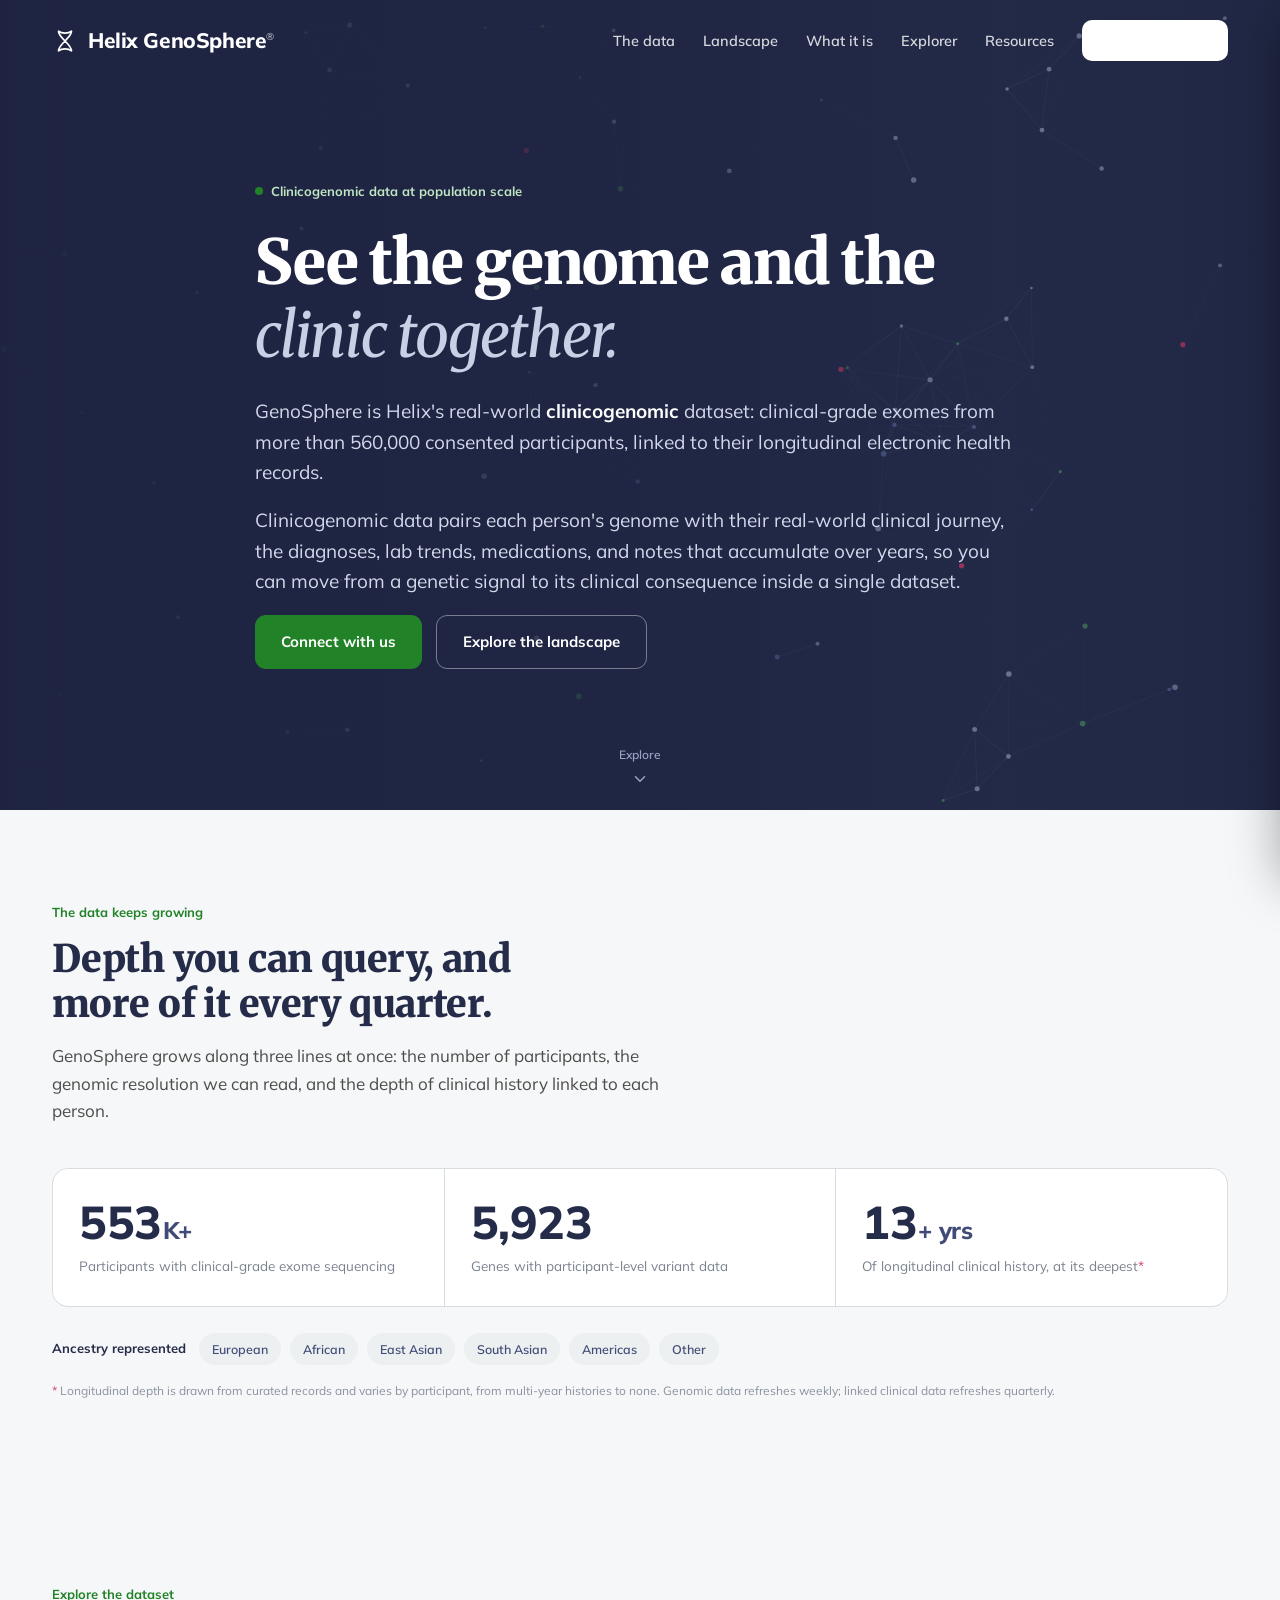
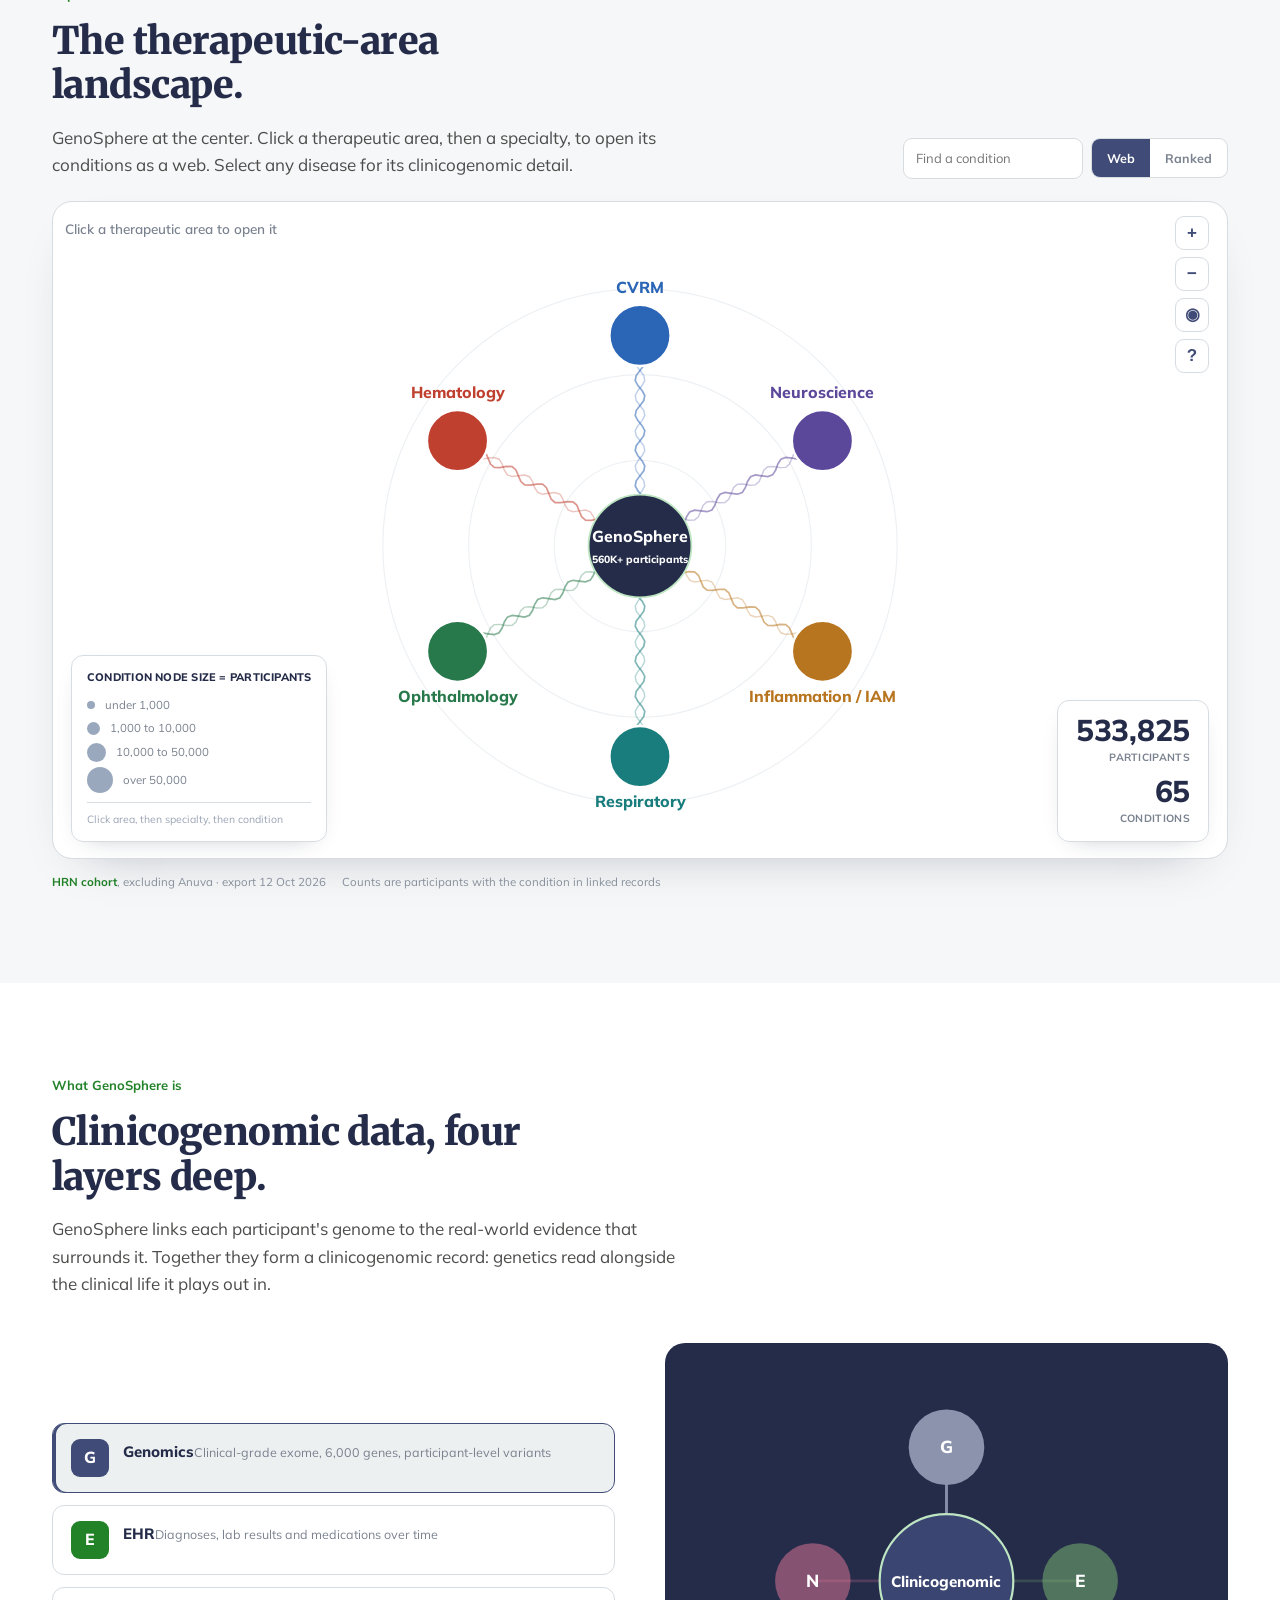
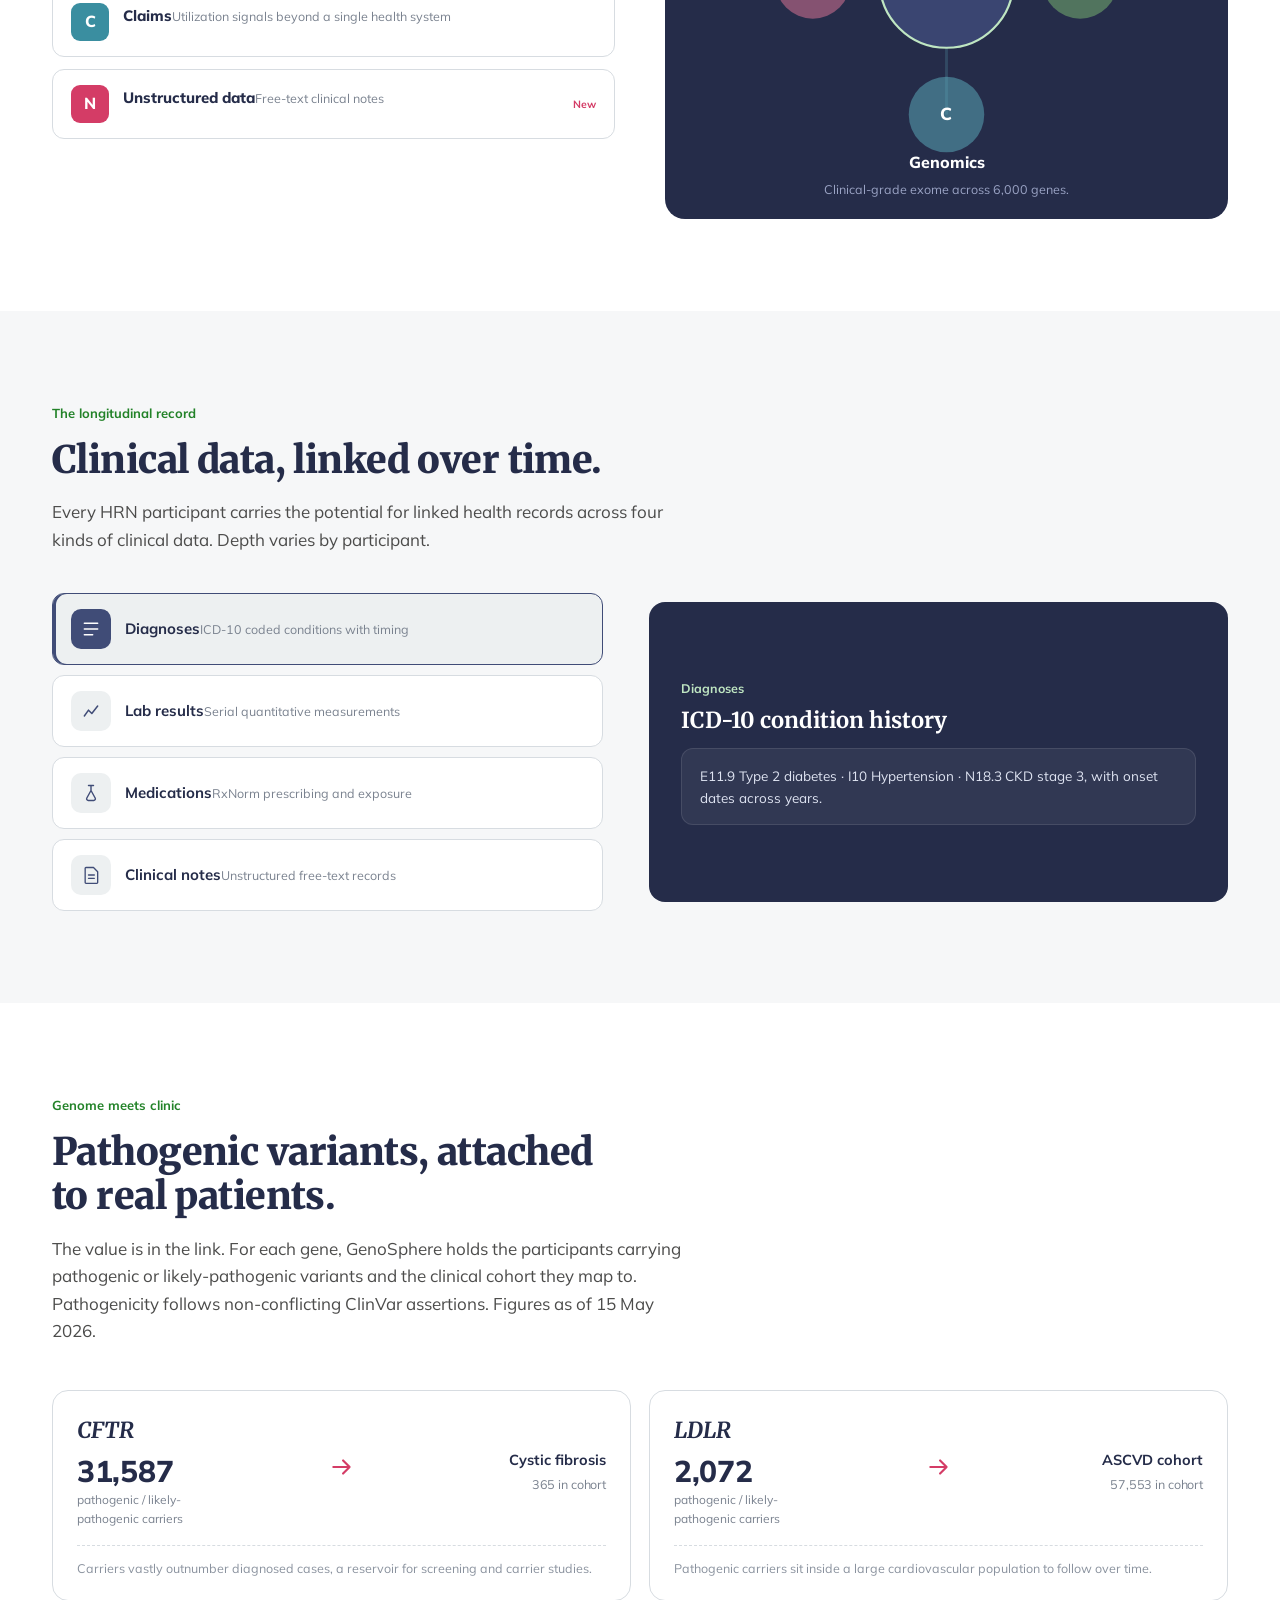
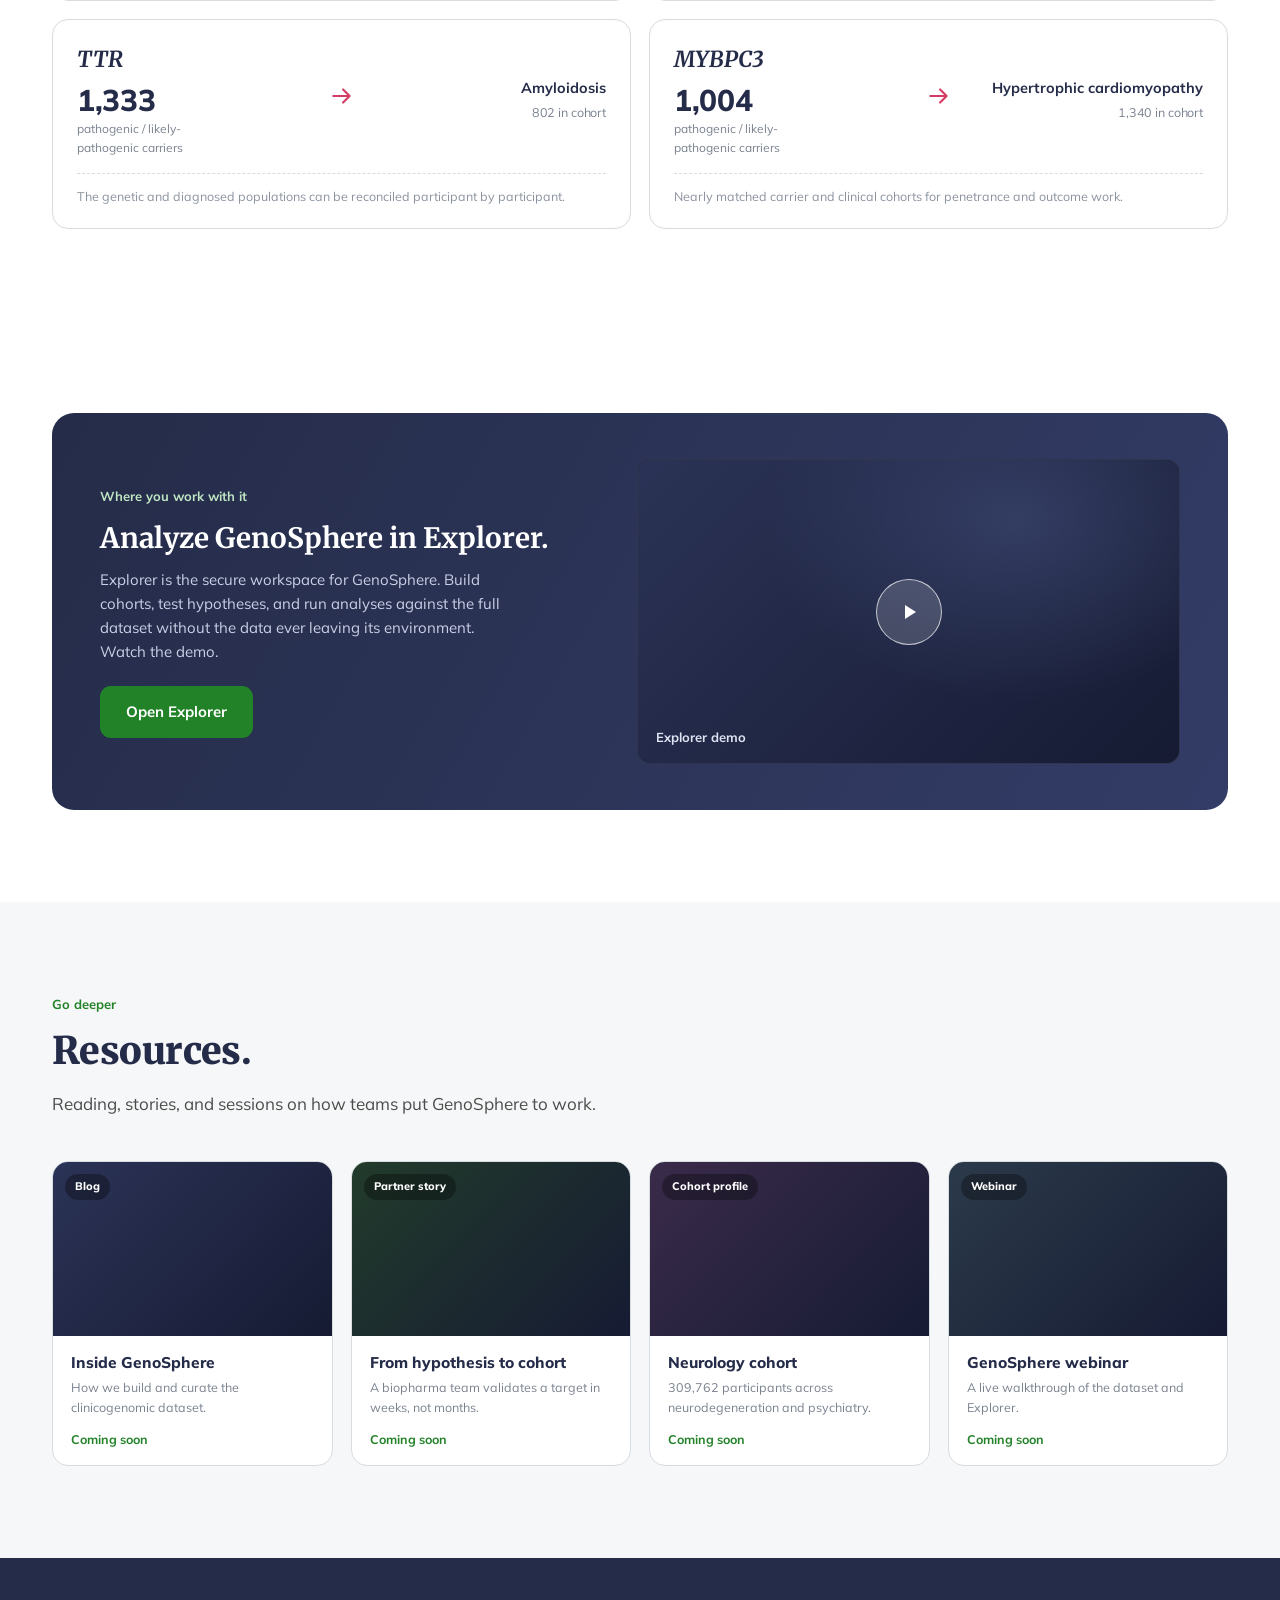
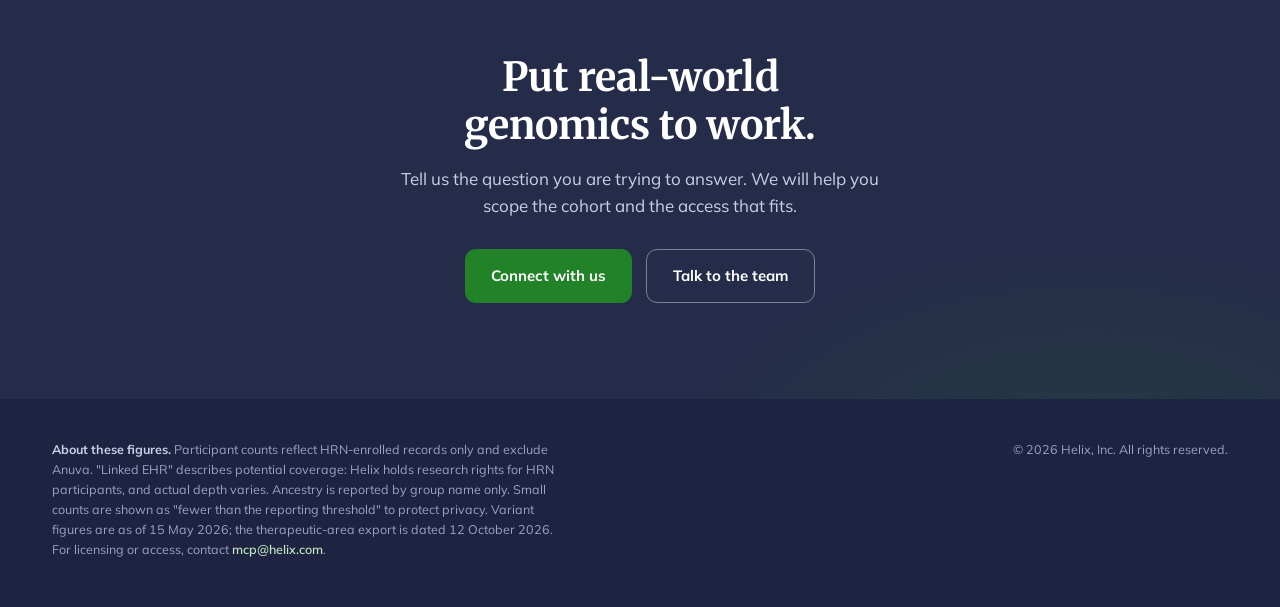
<file: index.html>
<!DOCTYPE html>
<html lang="en">
<head>
<meta charset="UTF-8">
<meta name="viewport" content="width=device-width, initial-scale=1.0">
<title>GenoSphere | Helix Life Sciences</title>
<meta name="description" content="GenoSphere is Helix's real-world clinicogenomic dataset: clinical-grade exomes linked to longitudinal health records across 560,000+ participants.">
<link rel="preconnect" href="https://fonts.googleapis.com"><link rel="preconnect" href="https://fonts.gstatic.com" crossorigin>
<link href="https://fonts.googleapis.com/css2?family=Merriweather:wght@400;700;900&family=Mulish:wght@400;500;600;700;800&display=swap" rel="stylesheet">
<link rel="stylesheet" href="styles.css?v=2">
</head>
<body>
<header class="nav"><div class="nav-inner">
  <a class="brand" href="#" aria-label="Helix GenoSphere home">
    <svg class="mark" viewBox="0 0 24 24" fill="none" aria-hidden="true"><path d="M6 3c3 2.2 9 2.2 12 0M6 21c3-2.2 9-2.2 12 0M6 3c0 6 12 12 12 18M18 3c0 6-12 12-12 18" stroke="#fff" stroke-width="1.6" stroke-linecap="round"/></svg>
    <span>Helix GenoSphere<sup>&reg;</sup></span></a>
  <nav class="nav-links" aria-label="Primary">
    <a href="#data">The data</a><a href="#landscape">Landscape</a><a href="#model">What it is</a><a href="#explorer">Explorer</a><a href="#resources">Resources</a>
    <a class="nav-cta" href="#contact">Connect with us</a></nav>
</div></header>

<section class="hero" id="top">
  <canvas id="net" aria-hidden="true"></canvas>
  <div class="wrap"><div class="hero-copy">
    <span class="live"><span class="dot" aria-hidden="true"></span>Clinicogenomic data at population scale</span>
    <h1>See the genome and the <span class="thin">clinic together.</span></h1>
    <p class="hero-lede">GenoSphere is Helix's real-world <b>clinicogenomic</b> dataset: clinical-grade exomes from more than 560,000 consented participants, linked to their longitudinal electronic health records.</p>
    <p class="hero-lede">Clinicogenomic data pairs each person's genome with their real-world clinical journey, the diagnoses, lab trends, medications, and notes that accumulate over years, so you can move from a genetic signal to its clinical consequence inside a single dataset.</p>
    <div class="hero-actions"><a class="btn btn-pri" href="#contact">Connect with us</a><a class="btn btn-ghost" href="#landscape">Explore the landscape</a></div>
  </div></div>
  <a class="hero-scroll" href="#data" aria-label="Scroll down"><span>Explore</span><svg width="18" height="18" viewBox="0 0 24 24" fill="none"><path d="M6 9l6 6 6-6" stroke="currentColor" stroke-width="2" stroke-linecap="round" stroke-linejoin="round"/></svg></a>
</section>

<section class="sec" id="data"><div class="wrap">
  <div class="sec-tag">The data keeps growing</div>
  <h2>Depth you can query, and more of it every quarter.</h2>
  <p class="lede">GenoSphere grows along three lines at once: the number of participants, the genomic resolution we can read, and the depth of clinical history linked to each person.</p>
  <div class="readout" id="readout">
    <div class="ro"><div class="n num" data-to="560" data-suffix="K+">0</div><div class="l">Participants with clinical-grade exome sequencing</div></div>
    <div class="ro"><div class="n num" data-to="6000">0</div><div class="l">Genes with participant-level variant data</div></div>
    <div class="ro"><div class="n num" data-to="13" data-suffix="+ yrs">0</div><div class="l">Of longitudinal clinical history, at its deepest<span style="color:var(--pink)">*</span></div></div>
  </div>
  <div class="ancestry"><span class="lab">Ancestry represented</span>
    <span class="anc">European</span><span class="anc">African</span><span class="anc">East Asian</span><span class="anc">South Asian</span><span class="anc">Americas</span><span class="anc">Other</span></div>
  <p class="depth-note"><span style="color:var(--pink)">*</span> Longitudinal depth is drawn from curated records and varies by participant, from multi-year histories to none. Genomic data refreshes weekly; linked clinical data refreshes quarterly.</p>
</div></section>

<section class="sec landscape" id="landscape"><div class="wrap">
  <div class="ls-head">
    <div><div class="sec-tag">Explore the dataset</div><h2>The therapeutic-area landscape.</h2>
      <p class="lede">GenoSphere at the center. Click a therapeutic area, then a specialty, to open its conditions as a web. Select any disease for its clinicogenomic detail.</p></div>
    <div class="ls-controls">
      <input class="map-search" id="mapSearch" type="search" placeholder="Find a condition" aria-label="Search conditions">
      <div class="seg" role="group" aria-label="View"><button id="viewMap" aria-pressed="true" onclick="setView('map')">Web</button><button id="viewBars" aria-pressed="false" onclick="setView('bars')">Ranked</button></div>
    </div>
  </div>
  <div class="stage">
    <div class="stage-bar">
      <button class="back-chip" id="backChip" onclick="goBack()"><svg width="14" height="14" viewBox="0 0 24 24" fill="none"><path d="M15 6l-6 6 6 6" stroke="currentColor" stroke-width="2.2" stroke-linecap="round" stroke-linejoin="round"/></svg><span id="backLabel">Back</span></button>
      <div class="stage-title" id="stageTitle">Click a therapeutic area to open it</div>
    </div>
    <div id="svgHost"></div>
    <div class="map-legend">
      <div class="leg-title">CONDITION NODE SIZE = PARTICIPANTS</div>
      <div class="leg-row"><div class="leg-dot" style="width:8px;height:8px"></div><div class="leg-text">under 1,000</div></div>
      <div class="leg-row"><div class="leg-dot" style="width:13px;height:13px"></div><div class="leg-text">1,000 to 10,000</div></div>
      <div class="leg-row"><div class="leg-dot" style="width:19px;height:19px"></div><div class="leg-text">10,000 to 50,000</div></div>
      <div class="leg-row"><div class="leg-dot" style="width:26px;height:26px"></div><div class="leg-text">over 50,000</div></div>
      <div class="leg-hint">Click area, then specialty, then condition</div>
    </div>
    <div class="map-stats"><div class="ms-n num">533,825</div><div class="ms-l">Participants</div><div class="ms-n num">65</div><div class="ms-l">Conditions</div></div>
    <div class="zoom-ctrl">
      <button class="zoom-btn" id="zIn" title="Zoom in" aria-label="Zoom in">+</button>
      <button class="zoom-btn" id="zOut" title="Zoom out" aria-label="Zoom out">&minus;</button>
      <button class="zoom-btn" id="zReset" title="Reset view" aria-label="Reset view">&#9673;</button>
      <button class="zoom-btn" id="zHelp" title="How to use" aria-label="How to use">?</button>
    </div>
    <div class="tut" id="tut"><div class="tut-card">
      <h4>How to explore the landscape</h4>
      <div class="tut-step"><span class="tn">1</span><span class="tt">Click a <b>therapeutic area</b> around GenoSphere to open its specialties.</span></div>
      <div class="tut-step"><span class="tn">2</span><span class="tt">Click a <b>specialty</b> to reveal its conditions as a web.</span></div>
      <div class="tut-step"><span class="tn">3</span><span class="tt">Click a <b>condition</b> for its description, participant count, and linked genomics.</span></div>
      <div class="tut-step"><span class="tn">+</span><span class="tt">Use <b>+ / &minus;</b> to zoom and drag to pan. Node size shows participant count.</span></div>
      <button class="tut-close" onclick="toggleTut(false)">Got it</button>
    </div></div>
  </div>
  <div class="ls-foot"><span><span class="asof">HRN cohort</span>, excluding Anuva &middot; export 12 Oct 2026</span><span>Counts are participants with the condition in linked records</span></div>
</div></section>

<section class="sec alt" id="model"><div class="wrap">
  <div class="sec-tag">What GenoSphere is</div>
  <h2>Clinicogenomic data, four layers deep.</h2>
  <p class="lede">GenoSphere links each participant's genome to the real-world evidence that surrounds it. Together they form a clinicogenomic record: genetics read alongside the clinical life it plays out in.</p>
  <div class="cg">
    <div class="cg-layers" id="cgLayers">
      <button class="layer" data-k="genomics" aria-current="true"><span class="lix" style="background:#404c77">G</span><span><span class="lt">Genomics</span><span class="ld">Clinical-grade exome, 6,000 genes, participant-level variants</span></span></button>
      <button class="layer" data-k="ehr"><span class="lix" style="background:#228228">E</span><span><span class="lt">EHR</span><span class="ld">Diagnoses, lab results and medications over time</span></span></button>
      <button class="layer" data-k="claims"><span class="lix" style="background:#3a8ea0">C</span><span><span class="lt">Claims</span><span class="ld">Utilization signals beyond a single health system</span></span></button>
      <button class="layer" data-k="notes"><span class="lix" style="background:#d43c66">N</span><span><span class="lt">Unstructured data</span><span class="ld">Free-text clinical notes</span></span><span class="badge">New</span></button>
    </div>
    <div class="cg-vis">
      <svg class="orbit" id="orbit" viewBox="0 0 360 300" role="img" aria-label="Clinicogenomic record linking genomics, EHR, claims and clinical notes">
        <g id="orbitLinks"></g><g id="orbitNodes"></g>
        <g class="ocenter"><circle cx="180" cy="150" r="46"></circle><text x="180" y="154" font-size="10.5">Clinicogenomic</text></g>
      </svg>
      <div class="cap"><div class="ct" id="cgTitle">Genomics</div><div class="cd" id="cgDesc">Clinical-grade exome across 6,000 genes.</div></div>
    </div>
  </div>
</div></section>

<section class="sec" id="longitudinal"><div class="wrap">
  <div class="sec-tag">The longitudinal record</div>
  <h2>Clinical data, linked over time.</h2>
  <p class="lede">Every HRN participant carries the potential for linked health records across four kinds of clinical data. Depth varies by participant.</p>
  <div class="ln">
    <div class="domains" id="domains">
      <button class="dom" data-k="dx" aria-current="true"><span class="ic"><svg width="20" height="20" viewBox="0 0 24 24" fill="none"><path d="M4 5h16M4 12h16M4 19h10" stroke="currentColor" stroke-width="1.8" stroke-linecap="round"/></svg></span><span><span class="dt">Diagnoses</span><span class="dd">ICD-10 coded conditions with timing</span></span></button>
      <button class="dom" data-k="labs"><span class="ic"><svg width="20" height="20" viewBox="0 0 24 24" fill="none"><path d="M4 18L9 11l4 4 7-9" stroke="currentColor" stroke-width="1.8" stroke-linecap="round" stroke-linejoin="round"/></svg></span><span><span class="dt">Lab results</span><span class="dd">Serial quantitative measurements</span></span></button>
      <button class="dom" data-k="meds"><span class="ic"><svg width="20" height="20" viewBox="0 0 24 24" fill="none"><path d="M9 3h6M12 3v6l5 9a2 2 0 01-1.8 3H8.8A2 2 0 017 18l5-9" stroke="currentColor" stroke-width="1.7" stroke-linecap="round" stroke-linejoin="round"/></svg></span><span><span class="dt">Medications</span><span class="dd">RxNorm prescribing and exposure</span></span></button>
      <button class="dom" data-k="notes"><span class="ic"><svg width="20" height="20" viewBox="0 0 24 24" fill="none"><path d="M6 3h9l5 5v13a1 1 0 01-1 1H6a1 1 0 01-1-1V4a1 1 0 011-1zM9 12h7M9 16h7" stroke="currentColor" stroke-width="1.6" stroke-linecap="round" stroke-linejoin="round"/></svg></span><span><span class="dt">Clinical notes</span><span class="dd">Unstructured free-text records</span></span></button>
    </div>
    <div class="ln-preview" id="lnPreview" aria-live="polite"></div>
  </div>
</div></section>

<section class="sec alt" id="genomics"><div class="wrap">
  <div class="sec-tag">Genome meets clinic</div>
  <h2>Pathogenic variants, attached to real patients.</h2>
  <p class="lede">The value is in the link. For each gene, GenoSphere holds the participants carrying pathogenic or likely-pathogenic variants and the clinical cohort they map to. Pathogenicity follows non-conflicting ClinVar assertions. Figures as of 15 May 2026.</p>
  <div class="linkage" id="linkage"></div>
</div></section>

<section class="sec explorer" id="explorer"><div class="wrap">
  <div class="exp-card">
    <div><div class="sec-tag" style="color:#bfe6c2">Where you work with it</div>
      <h3>Analyze GenoSphere in Explorer.</h3>
      <p>Explorer is the secure workspace for GenoSphere. Build cohorts, test hypotheses, and run analyses against the full dataset without the data ever leaving its environment. Watch the demo.</p>
      <a class="btn btn-pri" href="https://helix-whole-picture.lovable.app/explorer/alt2">Open Explorer</a></div>
    <div class="exp-video" id="expVideo" role="button" tabindex="0" aria-label="Play the Explorer demo">
      <div class="poster"></div>
      <div class="play" aria-hidden="true"><svg width="24" height="24" viewBox="0 0 24 24" fill="#fff"><path d="M8 5v14l11-7z"/></svg></div>
      <div class="vlabel">Explorer demo</div>
    </div>
  </div>
</div></section>

<section class="sec" id="resources"><div class="wrap">
  <div class="sec-tag">Go deeper</div><h2>Resources.</h2>
  <p class="lede">Reading, stories, and sessions on how teams put GenoSphere to work.</p>
  <div class="res" id="resCards"></div>
</div></section>

<section class="cta" id="contact"><div class="wrap">
  <h2>Put real-world genomics to work.</h2>
  <p>Tell us the question you are trying to answer. We will help you scope the cohort and the access that fits.</p>
  <div class="cta-actions"><a class="btn btn-pri" href="mailto:mcp@helix.com?subject=GenoSphere">Connect with us</a><a class="btn btn-ghost" href="mailto:mcp@helix.com?subject=GenoSphere%20briefing">Talk to the team</a></div>
</div></section>

<footer><div class="wrap">
  <div class="prov"><b>About these figures.</b> Participant counts reflect HRN-enrolled records only and exclude Anuva. "Linked EHR" describes potential coverage: Helix holds research rights for HRN participants, and actual depth varies. Ancestry is reported by group name only. Small counts are shown as "fewer than the reporting threshold" to protect privacy. Variant figures are as of 15 May 2026; the therapeutic-area export is dated 12 October 2026. For licensing or access, contact <a href="mailto:mcp@helix.com">mcp@helix.com</a>.</div>
  <div class="cpy">&copy; 2026 Helix, Inc. All rights reserved.</div>
</div></footer>

<div class="drawer-scrim" id="scrim" onclick="closeDrawer()"></div>
<aside class="drawer" id="drawer" role="dialog" aria-modal="true" aria-labelledby="drawerName">
  <div class="drawer-top"><button class="drawer-close" onclick="closeDrawer()" aria-label="Close">&times;</button>
    <div class="d-area" id="drawerArea"></div><h3 id="drawerName"></h3></div>
  <div class="drawer-body" id="drawerBody"></div>
</aside>
<div id="tip" role="tooltip"></div>

<script src="app.js?v=2"></script>
</body>
</html>
</file>
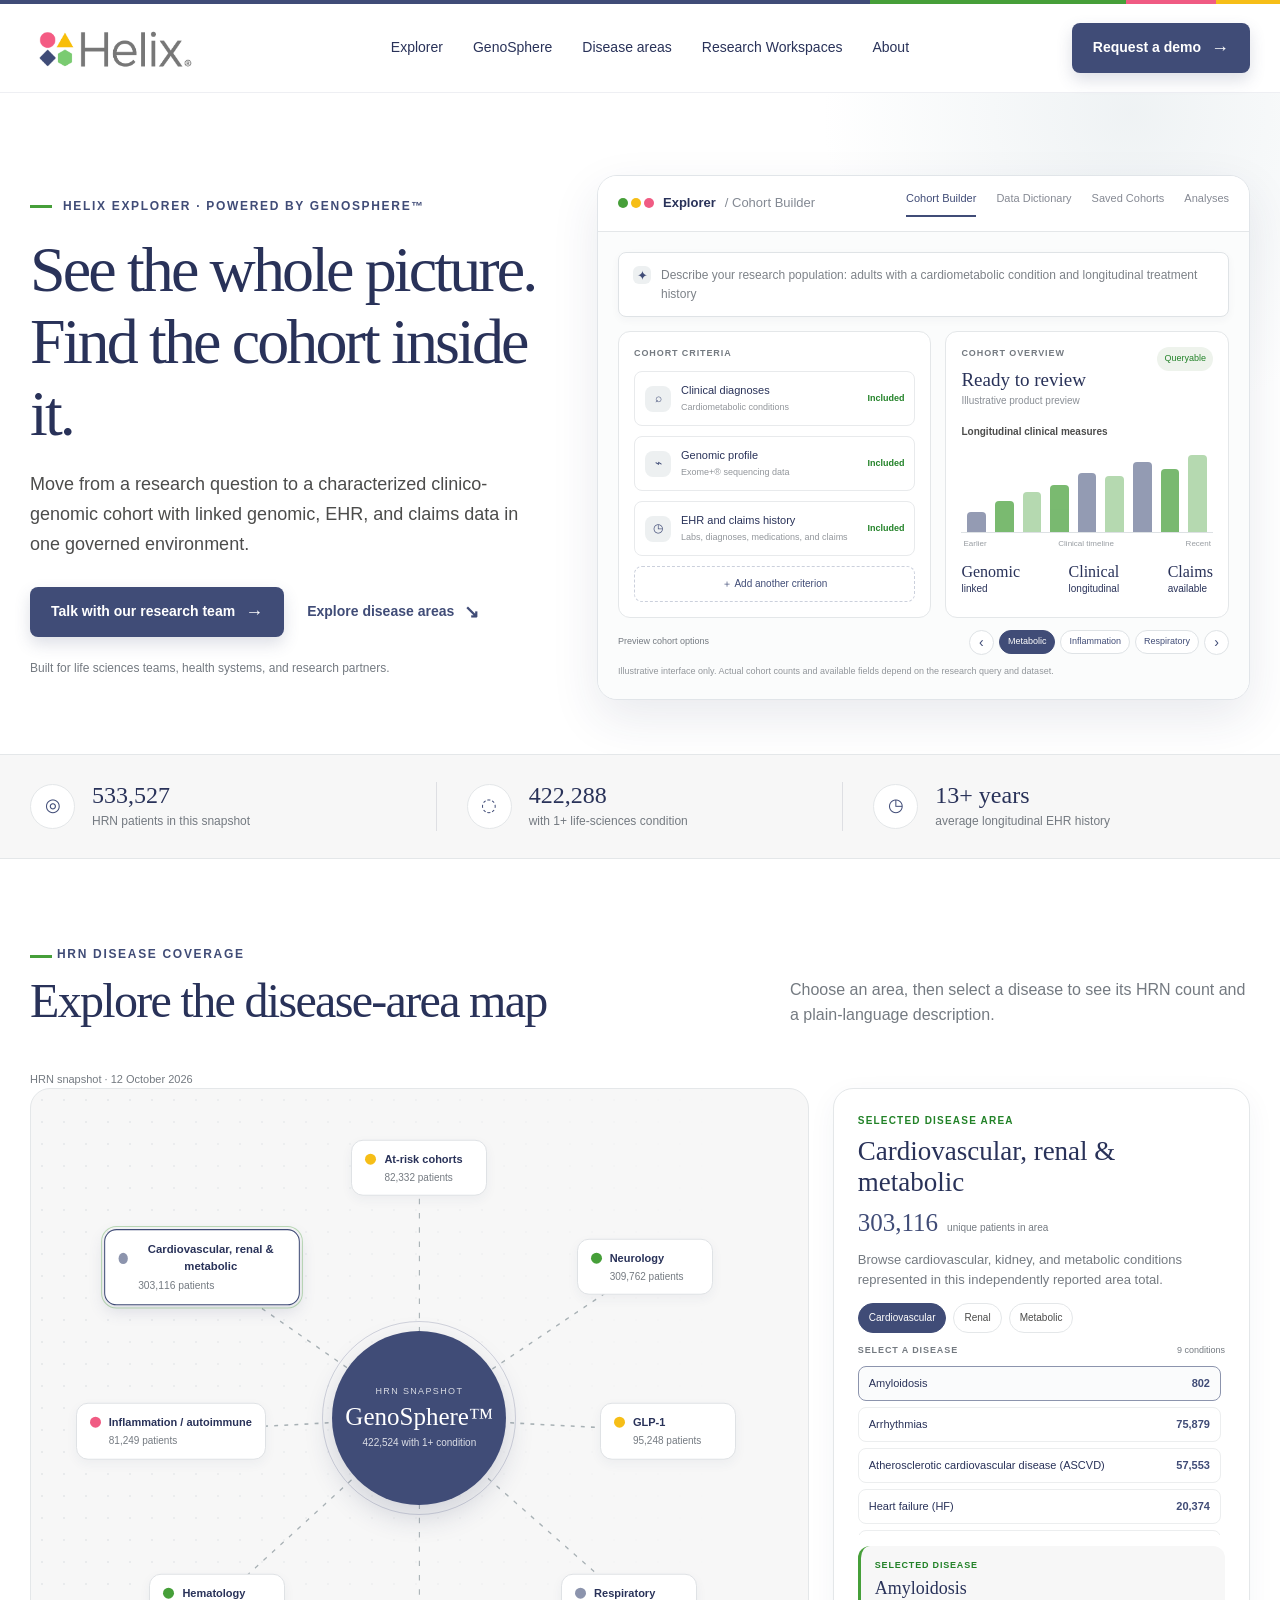
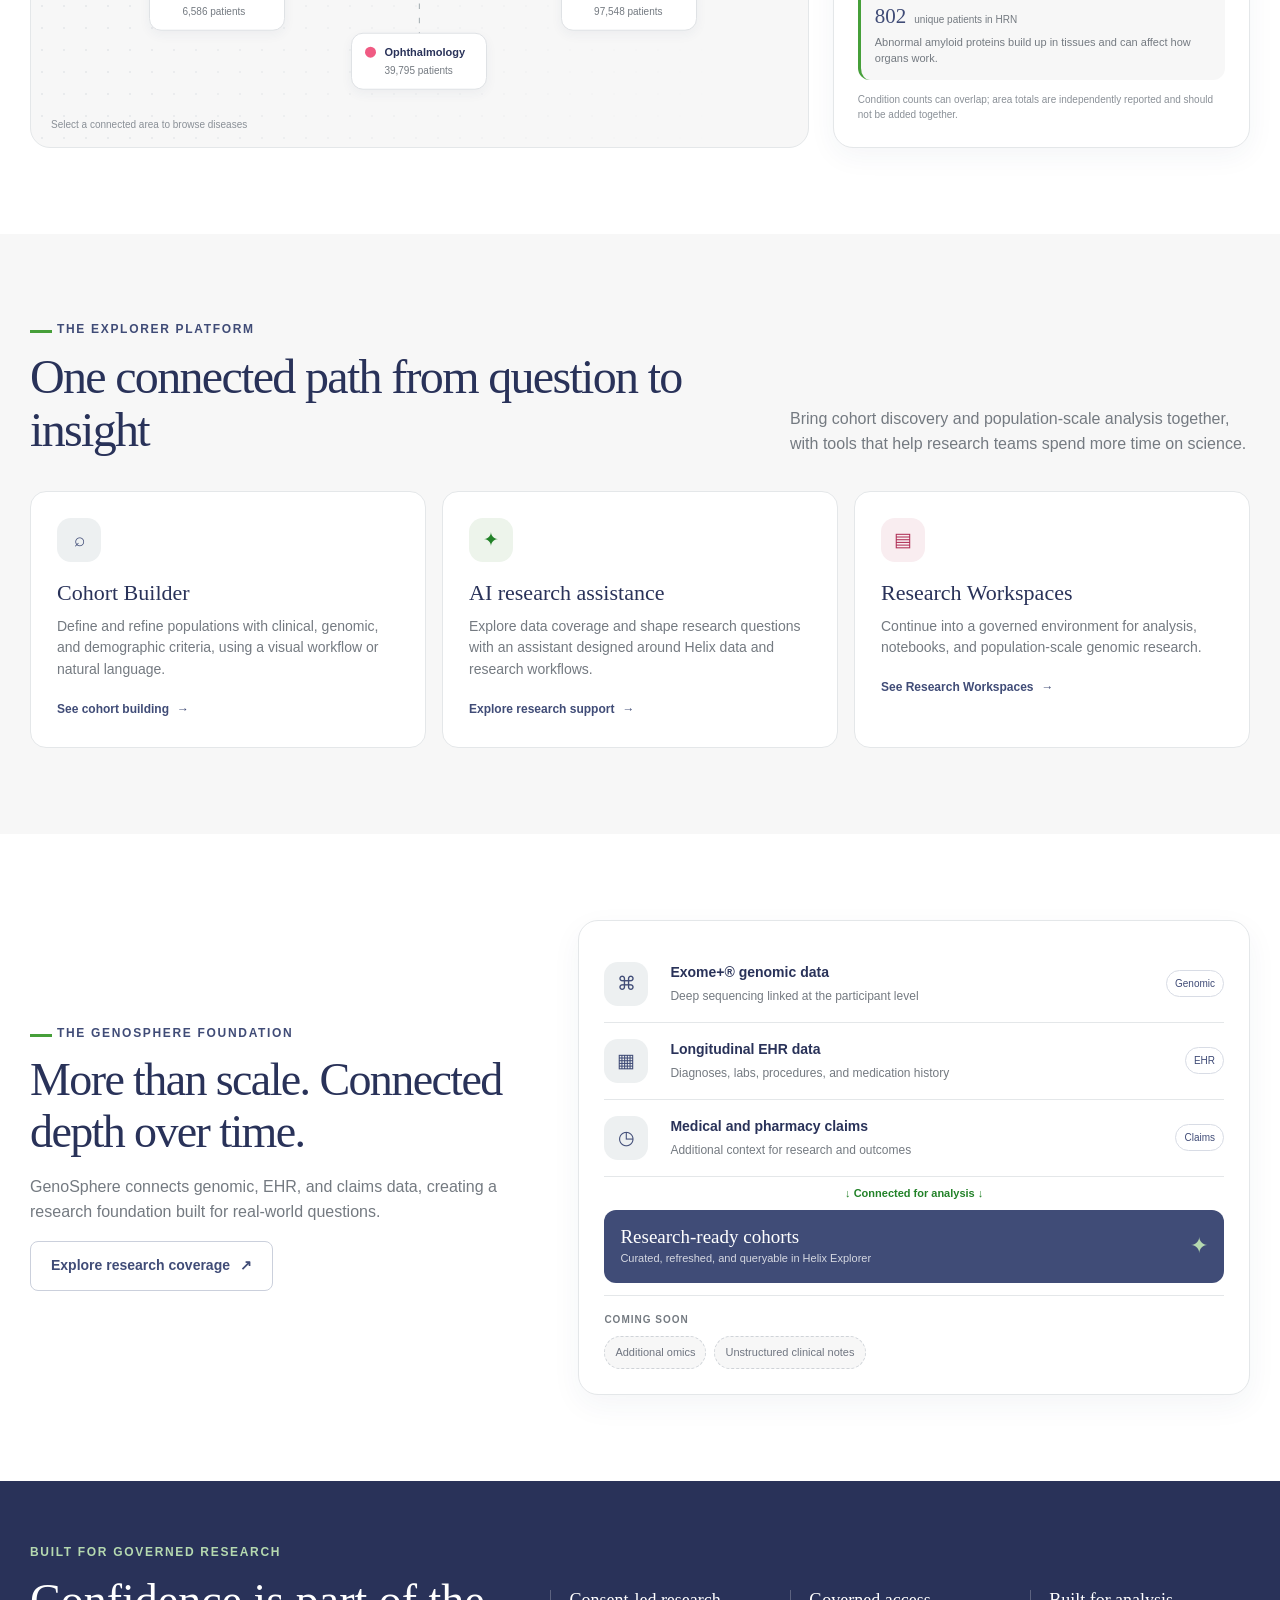
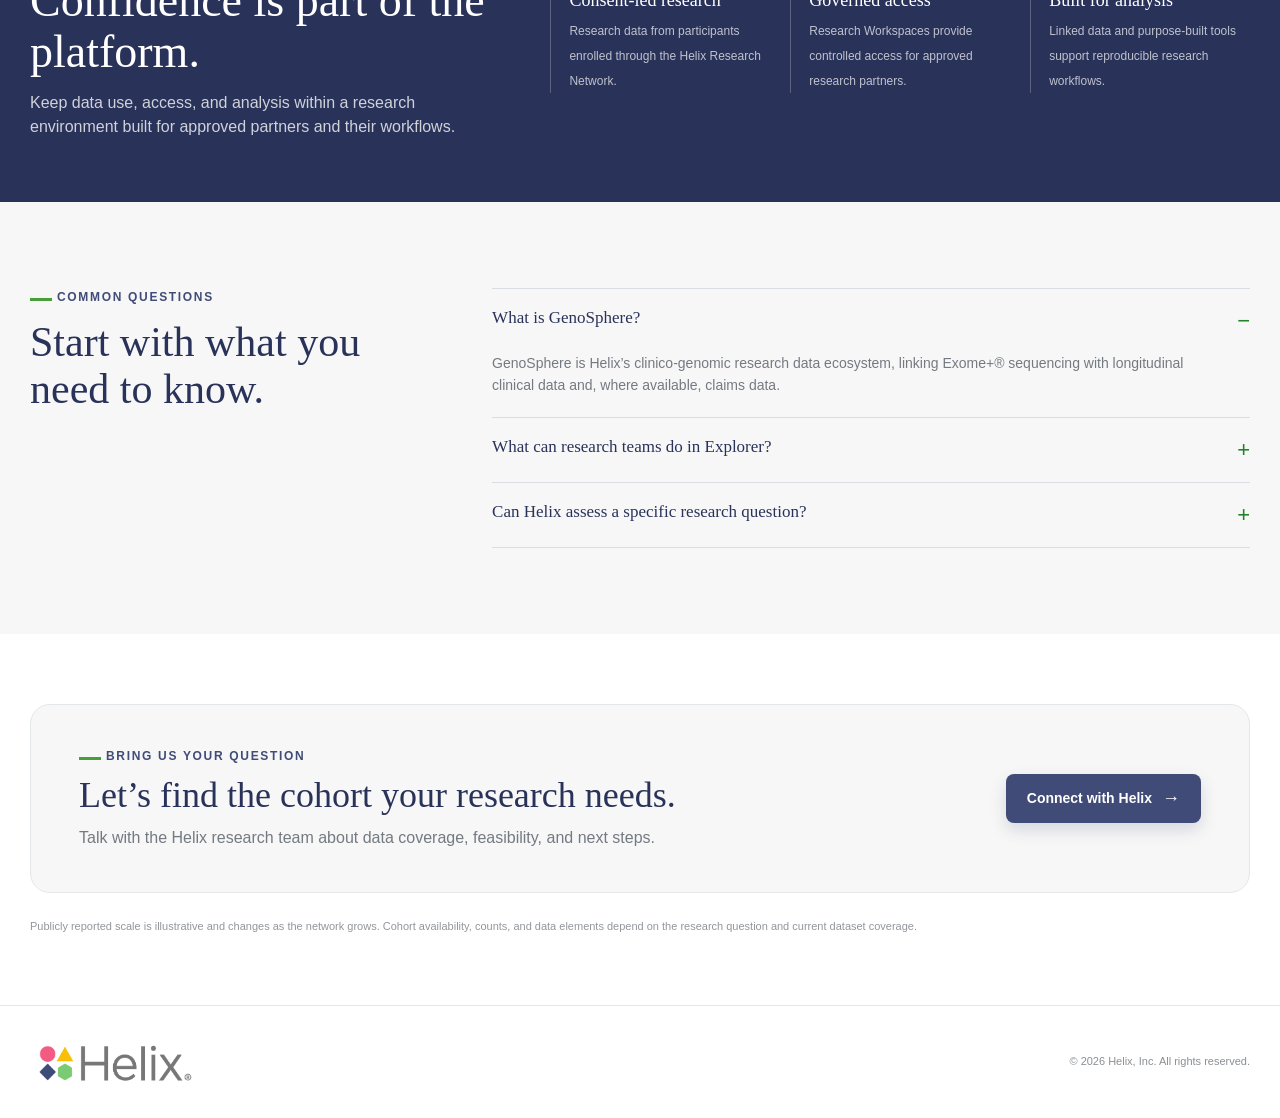
<file: product-preview/index.html>
<!doctype html>
<html lang="en">
<head>
  <meta charset="utf-8">
  <meta name="viewport" content="width=device-width, initial-scale=1">
  <meta name="theme-color" content="#ffffff">
  <title>GenoSphere | Helix Explorer</title>
  <style>
    :root {
      --blue: #404c77;
      --blue-dark: #293259;
      --blue-soft: #8c94ad;
      --green: #469f39;
      --green-dark: #228228;
      --pink: #f05b83;
      --yellow: #f6be17;
      --seafoam: #d8e1e5;
      --seafoam-light: #edf0f1;
      --gray-01: #f7f7f7;
      --gray-02: #f5f5f5;
      --gray-04: #dbdada;
      --text: #4c4c4b;
      --muted: #747a81;
      --white: #ffffff;
      --line: #e4e7e9;
      --display: "Merriweather", Georgia, serif;
      --body: "Proxima Nova", "Aptos", Arial, sans-serif;
      --radius: 16px;
      --shadow: 0 18px 48px rgba(41, 50, 89, .10);
    }
    * { box-sizing: border-box; }
    html { scroll-behavior: smooth; }
    body { margin: 0; background: var(--white); color: var(--text); font: 16px/1.55 var(--body); }
    a { color: inherit; text-decoration: none; }
    button { font: inherit; }
    .wrap { width: min(1220px, calc(100% - 48px)); margin: 0 auto; }
    .topline { height: 4px; background: linear-gradient(90deg, var(--blue) 0 68%, var(--green) 68% 88%, var(--pink) 88% 95%, var(--yellow) 95%); }
    .site-header { background: rgba(255,255,255,.96); border-bottom: 1px solid rgba(64,76,119,.09); position: sticky; top: 0; z-index: 20; backdrop-filter: blur(14px); }
    .nav { min-height: 88px; display: flex; align-items: center; justify-content: space-between; gap: 28px; }
    .brand { width: 190px; display: flex; align-items: center; flex: 0 0 auto; margin-right: 8px; }
    .brand img { display: block; width: 174px; height: auto; }
    .nav-links { display: flex; align-items: center; gap: 30px; font-size: 14px; color: var(--blue-dark); }
    .nav-links a { padding: 12px 0; transition: color .2s; }
    .nav-links a:hover { color: var(--green-dark); }
    .button { display: inline-flex; justify-content: center; align-items: center; gap: 10px; border: 1px solid transparent; border-radius: 8px; padding: 13px 20px; font-size: 14px; font-weight: 700; cursor: pointer; transition: transform .2s, background .2s, box-shadow .2s; }
    .button:hover { transform: translateY(-1px); }
    .button-primary { color: white; background: var(--blue); box-shadow: 0 7px 16px rgba(64,76,119,.18); }
    .button-primary:hover { background: var(--blue-dark); }
    .button-outline { color: var(--blue); background: white; border-color: #cbd0dc; }
    .button-outline:hover { border-color: var(--blue); }
    .button-link { color: var(--blue); padding-left: 0; padding-right: 0; }
    .button-link span, .button-primary span { font-size: 18px; line-height: 1; }
    .menu-toggle { display: none; border: 0; background: transparent; color: var(--blue); font-size: 26px; }

    .hero { padding: 82px 0 54px; position: relative; overflow: hidden; }
    .hero:before { content: ""; position: absolute; width: 620px; height: 620px; border-radius: 50%; right: -160px; top: -290px; background: radial-gradient(circle, rgba(216,225,229,.42), rgba(216,225,229,0) 70%); pointer-events: none; }
    .hero-grid { display: grid; grid-template-columns: .88fr 1.12fr; gap: 54px; align-items: center; position: relative; }
    .eyebrow { color: var(--blue); font-weight: 700; font-size: 12px; letter-spacing: .14em; text-transform: uppercase; }
    .hero .eyebrow { display: flex; align-items: center; gap: 11px; }
    .eyebrow-mark { width: 22px; height: 3px; background: var(--green); display: inline-block; }
    h1,h2,h3 { margin: 0; color: var(--blue-dark); font-family: var(--display); font-weight: 400; line-height: 1.12; }
    h1 { font-size: clamp(42px, 5vw, 64px); letter-spacing: -.045em; margin: 19px 0 21px; max-width: 570px; }
    .hero-copy { color: var(--text); font-size: 18px; line-height: 1.65; max-width: 510px; margin: 0 0 28px; }
    .hero-actions { display: flex; align-items: center; flex-wrap: wrap; gap: 22px; }
    .hero-note { color: var(--muted); font-size: 12px; margin: 22px 0 0; }

    .product-shell { background: var(--white); border: 1px solid #e1e5e9; border-radius: 20px; box-shadow: var(--shadow); overflow: hidden; position: relative; }
    .product-bar { height: 56px; border-bottom: 1px solid var(--line); display: flex; align-items: center; padding: 0 20px; justify-content: space-between; background: #fff; }
    .product-title { color: var(--blue-dark); display: flex; align-items: center; gap: 9px; font-size: 13px; font-weight: 700; }
    .product-title .mini-mark { width: 10px; height: 10px; border-radius: 50%; background: var(--green); box-shadow: 13px 0 var(--yellow), 26px 0 var(--pink); margin-right: 26px; }
    .product-tabs { display: flex; gap: 20px; color: #858993; font-size: 11px; }
    .product-tabs .active { color: var(--blue); border-bottom: 2px solid var(--blue); padding-bottom: 7px; }
    .product-content { padding: 20px; background: #fbfcfc; }
    .product-prompt { display: flex; gap: 10px; background: white; border: 1px solid #dfe3e6; border-radius: 8px; padding: 13px 14px; color: #7d8288; font-size: 12px; box-shadow: 0 3px 9px rgba(41,50,89,.04); }
    .spark { width: 18px; height: 18px; border-radius: 6px; background: var(--seafoam-light); color: var(--blue); display: grid; place-items: center; font-size: 13px; flex: 0 0 auto; }
    .product-body { display: grid; grid-template-columns: 1.05fr .95fr; gap: 14px; margin-top: 14px; }
    .criteria-panel,.insight-panel { background: white; border: 1px solid var(--line); border-radius: 12px; padding: 15px; min-height: 260px; }
    .tiny-label { text-transform: uppercase; color: var(--muted); letter-spacing: .1em; font-size: 9px; font-weight: 700; }
    .filter-row { border: 1px solid #e8eaec; border-radius: 8px; padding: 10px; display: flex; align-items: center; gap: 10px; margin-top: 10px; font-size: 11px; color: var(--blue-dark); }
    .filter-icon { width: 26px; height: 26px; border-radius: 8px; background: var(--seafoam-light); color: var(--blue); display: grid; place-items: center; font-size: 12px; flex: 0 0 auto; }
    .filter-row small { display: block; color: #92969b; font-size: 9px; margin-top: 2px; }
    .status { margin-left: auto; color: var(--green-dark); font-size: 9px; font-weight: 700; }
    .add-filter { color: var(--blue); border: 1px dashed #cbd0dc; background: #fff; border-radius: 8px; padding: 9px; margin-top: 10px; text-align: center; font-size: 10px; }
    .insight-top { display: flex; justify-content: space-between; align-items: start; }
    .cohort-size { color: var(--blue-dark); font-size: 19px; font-family: var(--display); margin-top: 4px; }
    .cohort-size small { display: block; color: #8a8f96; font: 10px var(--body); }
    .badge { background: #eef3ec; color: var(--green-dark); padding: 5px 7px; border-radius: 20px; font-size: 9px; }
    .chart-label { margin: 18px 0 8px; color: var(--text); font-weight: 700; font-size: 10px; }
    .chart { height: 86px; display: flex; gap: 9px; align-items: end; border-bottom: 1px solid #dde1e4; padding: 0 6px; }
    .bar { flex: 1; min-width: 9px; background: #7982a0; border-radius: 4px 4px 0 0; opacity: .8; transition: height .8s cubic-bezier(.2,.75,.2,1); }
    .bar:nth-child(2n) { background: #469f39; opacity: .72; }
    .bar:nth-child(3n) { background: #b5d9b0; opacity: 1; }
    .axis { display: flex; justify-content: space-between; font-size: 8px; color: #989da2; padding: 5px 2px 0; }
    .mini-stats { display: flex; justify-content: space-between; margin-top: 13px; color: var(--blue-dark); font-size: 10px; }
    .mini-stats b { font: 16px var(--display); display: block; }
    .preview-note { color: #92969b; font-size: 9px; margin: 10px 0 0; }
    .scenario-controls { display: flex; align-items: center; justify-content: space-between; gap: 10px; margin-top: 12px; }
    .scenario-switch { display: flex; align-items: center; gap: 5px; }
    .scenario-arrow,.scenario-pick { border: 1px solid #dfe3e6; background: white; color: var(--blue); cursor: pointer; }
    .scenario-arrow { width: 25px; height: 25px; border-radius: 50%; font-size: 14px; line-height: 1; }
    .scenario-pick { border-radius: 20px; padding: 4px 8px; font-size: 9px; }
    .scenario-pick[aria-pressed="true"] { color: white; background: var(--blue); border-color: var(--blue); }
    .scenario-arrow:focus-visible,.scenario-pick:focus-visible { outline: 2px solid var(--green-dark); outline-offset: 2px; }
    .scenario-caption { color: var(--muted); font-size: 9px; }
    .product-body { transition: opacity .2s ease; }
    .product-shell.scenario-changing .product-body { opacity: .45; }

    .proof-strip { border-top: 1px solid var(--line); border-bottom: 1px solid var(--line); background: var(--gray-01); }
    .proof-grid { display: grid; grid-template-columns: repeat(3,1fr); padding: 27px 0; }
    .proof-item { display: flex; align-items: center; gap: 17px; padding: 0 30px; border-right: 1px solid #dedfe3; }
    .proof-item:first-child { padding-left: 0; }
    .proof-item:last-child { border: 0; }
    .proof-icon { width: 45px; height: 45px; display: grid; place-items: center; border-radius: 50%; background: white; color: var(--blue); font-size: 18px; border: 1px solid #e4e7e9; }
    .proof-value { display: block; color: var(--blue-dark); font: 24px/1.1 var(--display); }
    .proof-caption { color: var(--muted); font-size: 12px; margin-top: 4px; }

    section { padding: 86px 0; }
    .section-head { display: flex; justify-content: space-between; gap: 32px; align-items: end; margin-bottom: 34px; }
    .section-head h2 { font-size: clamp(34px, 4vw, 48px); margin-top: 11px; letter-spacing: -.035em; }
    .section-head p { color: var(--muted); max-width: 460px; margin: 0; font-size: 16px; }
    .map-section { background: #fff; }
    .map-layout { display: grid; grid-template-columns: 1.4fr .75fr; gap: 24px; align-items: stretch; }
    .map-stage { min-height: 500px; background: var(--gray-01); border: 1px solid var(--line); border-radius: 20px; overflow: hidden; position: relative; }
    .map-stage:before { content: ""; position: absolute; inset: 0; background-image: radial-gradient(#d7dbe0 .8px, transparent .8px); background-size: 22px 22px; opacity: .48; mask-image: linear-gradient(90deg, #000 0%, transparent 90%); }
    .connections { position: absolute; inset: 0; width: 100%; height: 100%; }
    .connections line { stroke: #a8b1b5; stroke-width: 1.4; stroke-dasharray: 5 8; animation: path-flow 14s linear infinite; }
    .connections .flow-particle { fill: var(--green); opacity: .9; }
    @keyframes path-flow { to { stroke-dashoffset: -104; } }
    .hub { position: absolute; left: 50%; top: 50%; transform: translate(-50%,-50%); width: 174px; height: 174px; border-radius: 50%; background: var(--blue); color: white; display: grid; place-content: center; text-align: center; box-shadow: 0 12px 28px rgba(41,50,89,.18); z-index: 2; }
    .hub:before { content: ""; position: absolute; inset: -10px; border: 1px solid rgba(64,76,119,.22); border-radius: 50%; }
    .hub small { text-transform: uppercase; letter-spacing: .15em; font-size: 9px; opacity: .78; }
    .hub strong { font: 25px var(--display); margin: 4px 0; }
    .hub em { font-style: normal; font-size: 10px; opacity: .82; }
    .disease-node { position: absolute; transform: translate(-50%,-50%); z-index: 3; display: flex; align-items: center; gap: 9px; border: 1px solid #dfe2e5; background: white; color: var(--blue-dark); border-radius: 30px; padding: 11px 15px 11px 11px; box-shadow: 0 4px 12px rgba(41,50,89,.05); cursor: pointer; font-size: 12px; font-weight: 700; white-space: nowrap; transition: .2s; }
    .disease-node:hover,.disease-node[aria-pressed="true"] { border-color: var(--blue); box-shadow: 0 6px 15px rgba(64,76,119,.15); transform: translate(-50%,-50%) scale(1.03); }
    .node-dot { width: 11px; height: 11px; display: block; border-radius: 50%; background: var(--blue-soft); }
    .node-dot.green { background: var(--green); }
    .node-dot.pink { background: var(--pink); }
    .node-dot.yellow { background: var(--yellow); }
    .area-node { min-width: 136px; max-width: 190px; display: flex; flex-direction: column; align-items: flex-start; gap: 2px; white-space: normal; border-radius: 12px; padding: 10px 13px; }
    .area-node[aria-pressed="true"]:after { content: ""; position: absolute; inset: -4px; border: 1px solid rgba(70,159,57,.34); border-radius: 15px; animation: node-halo 2.8s ease-out infinite; pointer-events: none; }
    @keyframes node-halo { 0% { transform: scale(.96); opacity: .9; } 100% { transform: scale(1.08); opacity: 0; } }
    .area-node-title { display: flex; align-items: center; gap: 8px; color: var(--blue-dark); font-size: 11px; font-weight: 700; }
    .area-node-count { padding-left: 19px; color: var(--muted); font-size: 10px; font-weight: 400; }
    .node-risk { left: 50%; top: 12%; }
    .node-cvrm { left: 22%; top: 27%; }
    .node-neuro { left: 79%; top: 27%; }
    .node-inflammation { left: 18%; top: 52%; }
    .node-glp { left: 82%; top: 52%; }
    .node-heme { left: 24%; top: 78%; }
    .node-ophth { left: 50%; top: 87%; }
    .node-respiratory { left: 77%; top: 78%; }
    .map-hint { position: absolute; bottom: 14px; left: 20px; color: #8a9097; font-size: 10px; }
    .area-detail { background: white; border: 1px solid var(--line); border-radius: 20px; padding: 24px; box-shadow: 0 8px 28px rgba(41,50,89,.05); display: flex; flex-direction: column; min-height: 500px; }
    .area-detail .detail-kicker { color: var(--green-dark); text-transform: uppercase; letter-spacing: .12em; font-size: 10px; font-weight: 700; }
    .area-detail h3 { font-size: 27px; margin: 8px 0 5px; }
    .area-detail p { color: var(--muted); margin: 0; font-size: 13px; }
    .area-total { display: flex; align-items: baseline; gap: 9px; margin: 7px 0 13px; }
    .area-total strong { color: var(--blue); font: 25px var(--display); }
    .area-total span { color: var(--muted); font-size: 10px; }
    .group-filters { display: flex; flex-wrap: wrap; gap: 7px; margin: 13px 0 9px; }
    .group-filter { border: 1px solid var(--line); background: white; color: var(--text); border-radius: 20px; padding: 6px 10px; font-size: 10px; cursor: pointer; }
    .group-filter[aria-pressed="true"] { color: white; border-color: var(--blue); background: var(--blue); }
    .disease-list { display: grid; gap: 6px; max-height: 170px; overflow: auto; padding: 1px 4px 3px 0; scrollbar-color: #c2c2c1 transparent; }
    .disease-option { width: 100%; display: flex; justify-content: space-between; align-items: center; gap: 12px; text-align: left; border: 1px solid #eceeef; background: #fff; color: var(--blue-dark); padding: 8px 10px; border-radius: 8px; font-size: 11px; cursor: pointer; }
    .disease-option:hover,.disease-option[aria-pressed="true"] { border-color: var(--blue-soft); background: #fafbfc; }
    .disease-option span:first-child { line-height: 1.35; }
    .disease-option strong { color: var(--blue); font-size: 11px; white-space: nowrap; }
    .disease-selected { background: var(--gray-01); border-radius: 12px; margin-top: 11px; padding: 13px 14px; border-left: 3px solid var(--green); }
    .disease-selected .selected-label { color: var(--green-dark); font-weight: 700; font-size: 9px; letter-spacing: .09em; text-transform: uppercase; }
    .disease-selected h4 { color: var(--blue-dark); font: 18px/1.2 var(--display); margin: 5px 0; }
    .disease-selected .selected-count { display: flex; align-items: baseline; gap: 8px; color: var(--blue); margin: 4px 0 6px; }
    .selected-count strong { font: 21px var(--display); }
    .selected-count span { font-size: 10px; color: var(--muted); }
    .disease-selected p { font-size: 11px; line-height: 1.45; margin: 0; }
    .area-foot { margin-top: auto; padding-top: 12px; color: #8a9097; font-size: 10px; }
    .snapshot-label { color: var(--muted); font-size: 11px; padding-top: 9px; }
    @keyframes bar-dance { 0%,100% { transform: scaleY(.88); transform-origin: bottom; } 50% { transform: scaleY(1); transform-origin: bottom; } }
    .bar { animation: bar-dance 3.4s ease-in-out infinite; }
    .bar:nth-child(2) { animation-delay: -.7s; } .bar:nth-child(3) { animation-delay: -1.4s; } .bar:nth-child(4) { animation-delay: -2.1s; } .bar:nth-child(5) { animation-delay: -.4s; } .bar:nth-child(6) { animation-delay: -1.1s; } .bar:nth-child(7) { animation-delay: -1.8s; } .bar:nth-child(8) { animation-delay: -2.5s; }
    @media (prefers-reduced-motion: reduce) { *, *::before, *::after { scroll-behavior: auto !important; animation-duration: .01ms !important; animation-iteration-count: 1 !important; transition-duration: .01ms !important; } }

    .platform-section { background: var(--gray-01); }
    .platform-grid { display: grid; grid-template-columns: repeat(3,1fr); gap: 16px; }
    .platform-card { background: white; border: 1px solid var(--line); border-radius: var(--radius); padding: 26px; min-height: 240px; transition: transform .2s, box-shadow .2s; }
    .platform-card:hover { transform: translateY(-3px); box-shadow: var(--shadow); }
    .card-icon { height: 44px; width: 44px; background: var(--seafoam-light); color: var(--blue); border-radius: 14px; display: grid; place-items: center; font-size: 19px; margin-bottom: 19px; }
    .platform-card:nth-child(2) .card-icon { background: #edf4eb; color: var(--green-dark); }
    .platform-card:nth-child(3) .card-icon { background: #f9edf0; color: #b03157; }
    .platform-card h3 { font-size: 22px; margin-bottom: 10px; }
    .platform-card p { color: var(--muted); font-size: 14px; margin: 0; }
    .card-link { display: inline-flex; gap: 8px; align-items: center; color: var(--blue); font-size: 12px; font-weight: 700; margin-top: 19px; }

    .data-section { background: white; }
    .data-grid { display: grid; grid-template-columns: .85fr 1.15fr; gap: 52px; align-items: center; }
    .data-copy h2 { font-size: clamp(34px, 4vw, 46px); margin: 12px 0 18px; letter-spacing: -.035em; }
    .data-copy p { color: var(--muted); font-size: 16px; }
    .data-stack { border: 1px solid var(--line); border-radius: 20px; padding: 25px; background: #fff; box-shadow: 0 10px 30px rgba(41,50,89,.05); }
    .stack-row { display: grid; grid-template-columns: 52px 1fr auto; gap: 14px; align-items: center; padding: 16px 0; border-bottom: 1px solid var(--line); }
    .stack-row:last-of-type { border: 0; }
    .stack-icon { width: 44px; height: 44px; display: grid; place-items: center; border-radius: 14px; background: var(--seafoam-light); color: var(--blue); font-size: 19px; }
    .stack-row strong { color: var(--blue-dark); font-size: 14px; display: block; }
    .stack-row small { color: var(--muted); font-size: 12px; display: block; margin-top: 3px; }
    .stack-tag { font-size: 10px; color: var(--blue); border: 1px solid #d8dce5; border-radius: 20px; padding: 5px 8px; }
    .stack-join { text-align: center; color: var(--green-dark); font-size: 11px; font-weight: 700; padding: 8px; }
    .stack-result { background: var(--blue); color: white; border-radius: 12px; padding: 16px; display: flex; align-items: center; justify-content: space-between; }
    .stack-result strong { font: 19px var(--display); }
    .stack-result small { color: rgba(255,255,255,.78); display: block; font-size: 11px; }
    .stack-result .result-mark { font-size: 22px; color: #b5d9b0; }
    .upcoming-data { display: flex; flex-wrap: wrap; align-items: center; gap: 8px; border-top: 1px solid var(--line); margin-top: 12px; padding-top: 16px; }
    .upcoming-data small { width: 100%; color: var(--muted); font-size: 10px; text-transform: uppercase; letter-spacing: .1em; font-weight: 700; }
    .upcoming-data span { background: var(--gray-01); color: #6f7580; border: 1px dashed #cfd3d8; border-radius: 20px; padding: 7px 10px; font-size: 11px; }

    .governance { background: var(--blue-dark); color: white; padding: 62px 0; }
    .governance-grid { display: grid; grid-template-columns: .8fr 1.2fr; gap: 54px; align-items: center; }
    .governance .eyebrow { color: #b5d9b0; }
    .governance h2 { font-size: clamp(33px,4vw,46px); color: white; margin: 13px 0; }
    .governance p { color: rgba(255,255,255,.78); margin: 0; max-width: 430px; }
    .trust-points { display: grid; grid-template-columns: repeat(3,1fr); gap: 20px; }
    .trust-point { border-left: 1px solid rgba(255,255,255,.24); padding-left: 18px; }
    .trust-point b { display: block; font: 18px var(--display); color: white; margin-bottom: 7px; }
    .trust-point span { color: rgba(255,255,255,.7); font-size: 12px; }

    .faq-section { background: var(--gray-01); }
    .faq-grid { display: grid; grid-template-columns: .7fr 1.3fr; gap: 54px; }
    .faq-grid h2 { font-size: 42px; margin-top: 12px; }
    .faq-list { border-top: 1px solid #dadde1; }
    .faq-item { border-bottom: 1px solid #dadde1; }
    .faq-question { width: 100%; display: flex; justify-content: space-between; text-align: left; border: 0; background: transparent; color: var(--blue-dark); font: 17px var(--display); padding: 19px 0; cursor: pointer; }
    .faq-question span { color: var(--green-dark); font: 22px var(--body); }
    .faq-answer { display: none; color: var(--muted); font-size: 14px; padding: 0 40px 20px 0; }
    .faq-item.open .faq-answer { display: block; }

    .final-cta { padding: 70px 0; background: white; }
    .cta-box { background: var(--gray-01); border: 1px solid var(--line); border-radius: 20px; padding: 42px 48px; display: flex; align-items: center; justify-content: space-between; gap: 30px; }
    .cta-box h2 { font-size: 36px; margin: 10px 0; }
    .cta-box p { color: var(--muted); margin: 0; }
    footer { background: #fff; border-top: 1px solid var(--line); padding: 28px 0; }
    .footer-row { display: flex; align-items: center; justify-content: space-between; gap: 20px; }
    .footer-brand img { width: 174px; display: block; }
    .footer-links { display: flex; flex-wrap: wrap; gap: 20px; color: var(--muted); font-size: 12px; }
    .copyright { color: #8b9094; font-size: 11px; }
    .fineprint { color: #92969b; font-size: 11px; margin-top: 25px; }

    @media (max-width: 960px) {
      .nav-links { gap: 18px; }
      .hero-grid { grid-template-columns: 1fr; gap: 38px; }
      .hero-copy { max-width: 650px; }
      .product-shell { max-width: 800px; }
      .map-layout { grid-template-columns: 1fr; }
      .area-detail { min-height: 280px; }
      .data-grid { gap: 28px; }
      .governance-grid { grid-template-columns: 1fr; gap: 30px; }
      .faq-grid { gap: 28px; }
    }
    @media (max-width: 720px) {
      .wrap { width: min(100% - 32px, 560px); }
      .nav { min-height: 72px; }
      .brand { width: 182px; }
      .brand img { width: 174px; }
      .menu-toggle { display: block; }
      .nav .button { display: none; }
      .nav-links { display: none; position: absolute; left: 0; right: 0; top: 72px; background: white; padding: 14px 24px 24px; border-bottom: 1px solid var(--line); box-shadow: 0 15px 22px rgba(41,50,89,.08); flex-direction: column; align-items: stretch; gap: 5px; }
      .nav-links.open { display: flex; }
      .nav-links a { padding: 10px 0; }
      .hero { padding: 56px 0 38px; }
      h1 { font-size: clamp(39px, 12vw, 54px); }
      .hero-copy { font-size: 16px; }
      .hero-actions { gap: 12px; }
      .hero-actions .button { width: 100%; }
      .product-tabs { display: none; }
      .product-content { padding: 12px; }
      .product-body { grid-template-columns: 1fr; }
      .criteria-panel,.insight-panel { min-height: 0; }
      .scenario-controls { align-items: flex-start; flex-direction: column; }
      .scenario-switch { width: 100%; justify-content: space-between; }
      .scenario-pick { padding: 4px 6px; font-size: 8px; }
      .proof-grid { grid-template-columns: 1fr; padding: 10px 0; }
      .proof-item,.proof-item:first-child { border-right: 0; border-bottom: 1px solid #dedfe3; padding: 16px 6px; }
      .proof-item:last-child { border: 0; }
      section { padding: 62px 0; }
      .section-head { display: block; }
      .section-head p { margin-top: 14px; }
      .map-stage { min-height: 430px; }
      .hub { width: 130px; height: 130px; }
      .hub strong { font-size: 20px; }
      .disease-node { font-size: 10px; padding: 8px 10px 8px 8px; gap: 6px; }
      .node-cardio { left: 23%; top: 21%; }
      .node-autoimmune { left: 75%; top: 23%; }
      .node-mash { left: 81%; top: 46%; }
      .node-rare { left: 74%; top: 73%; }
      .node-neuro { left: 28%; top: 78%; }
      .node-respiratory { left: 18%; top: 49%; }
      .node-glp { left: 52%; top: 10%; }
      .map-stage { display: grid; grid-template-columns: 1fr 1fr; gap: 8px; align-content: start; padding: 16px 12px 42px; min-height: auto; }
      .map-stage:before { pointer-events: none; }
      .connections { display: none; }
      .hub { position: relative; grid-column: 1 / -1; inset: auto; transform: none; width: 100%; height: auto; min-height: 68px; border-radius: 12px; margin-bottom: 4px; }
      .hub:before { display: none; }
      .area-node { position: relative; inset: auto; transform: none !important; min-width: 0; max-width: none; width: 100%; min-height: 58px; }
      .area-node:hover,.area-node[aria-pressed="true"] { transform: none !important; }
      .area-node[aria-pressed="true"]:after { display: none; }
      .area-node-title { font-size: 10px; }
      .area-node-count { font-size: 9px; }
      .map-hint { bottom: 13px; left: 14px; }
      .platform-grid { grid-template-columns: 1fr; }
      .platform-card { min-height: 0; }
      .data-grid { grid-template-columns: 1fr; }
      .trust-points { grid-template-columns: 1fr; }
      .trust-point { padding: 5px 0 5px 16px; }
      .faq-grid { grid-template-columns: 1fr; }
      .faq-grid h2 { font-size: 36px; }
      .cta-box { display: block; padding: 28px 23px; }
      .cta-box .button { margin-top: 22px; width: 100%; }
      .footer-row { align-items: flex-start; flex-direction: column; }
    }
  </style>
</head>
<body>
  <div class="topline"></div>
  <header class="site-header">
    <div class="wrap nav">
      <a class="brand" href="#top" aria-label="Helix home"><img src="helix-logo.png" alt="Helix®"></a>
      <button class="menu-toggle" aria-label="Open menu" aria-expanded="false">☰</button>
      <nav class="nav-links" aria-label="Main navigation">
        <a href="#platform">Explorer</a><a href="#genosphere">GenoSphere</a><a href="#disease-areas">Disease areas</a><a href="#platform">Research Workspaces</a><a href="#about">About</a>
      </nav>
      <a class="button button-primary" href="#contact">Request a demo <span>→</span></a>
    </div>
  </header>

  <main id="top">
    <section class="hero">
      <div class="wrap hero-grid">
        <div>
          <div class="eyebrow"><span class="eyebrow-mark"></span> Helix Explorer · Powered by GenoSphere™</div>
          <h1>See the whole picture. Find the cohort inside it.</h1>
          <p class="hero-copy">Move from a research question to a characterized clinico-genomic cohort with linked genomic, EHR, and claims data in one governed environment.</p>
          <div class="hero-actions">
            <a class="button button-primary" href="#contact">Talk with our research team <span>→</span></a>
            <a class="button button-link" href="#disease-areas">Explore disease areas <span>↘</span></a>
          </div>
          <p class="hero-note">Built for life sciences teams, health systems, and research partners.</p>
        </div>
        <div class="product-shell" aria-label="Illustrative Helix Explorer cohort builder interface">
          <div class="product-bar">
            <div class="product-title"><span class="mini-mark"></span> Explorer <span style="font-weight:400;color:#838993">/ Cohort Builder</span></div>
            <div class="product-tabs"><span class="active">Cohort Builder</span><span>Data Dictionary</span><span>Saved Cohorts</span><span>Analyses</span></div>
          </div>
          <div class="product-content">
            <div class="product-prompt"><span class="spark">✦</span><span id="preview-prompt">Describe your research population: adults with a cardiometabolic condition and longitudinal treatment history</span></div>
            <div class="product-body">
              <div class="criteria-panel">
                <div class="tiny-label">Cohort criteria</div>
                <div class="filter-row"><span class="filter-icon">⌕</span><span><span id="criterion-one">Clinical diagnoses</span><small id="criterion-one-detail">Cardiometabolic conditions</small></span><span class="status">Included</span></div>
                <div class="filter-row"><span class="filter-icon">⌁</span><span><span id="criterion-two">Genomic profile</span><small id="criterion-two-detail">Exome+® sequencing data</small></span><span class="status">Included</span></div>
                <div class="filter-row"><span class="filter-icon">◷</span><span><span id="criterion-three">EHR and claims history</span><small id="criterion-three-detail">Labs, diagnoses, medications, and claims</small></span><span class="status">Included</span></div>
                <div class="add-filter">＋ Add another criterion</div>
              </div>
              <div class="insight-panel">
                <div class="insight-top"><div><div class="tiny-label">Cohort overview</div><div class="cohort-size">Ready to review<small>Illustrative product preview</small></div></div><span class="badge">Queryable</span></div>
                <div class="chart-label" id="preview-chart-title">Longitudinal clinical measures</div>
                <div class="chart" aria-hidden="true"><span class="bar" style="height:24%"></span><span class="bar" style="height:36%"></span><span class="bar" style="height:47%"></span><span class="bar" style="height:55%"></span><span class="bar" style="height:70%"></span><span class="bar" style="height:66%"></span><span class="bar" style="height:82%"></span><span class="bar" style="height:74%"></span><span class="bar" style="height:91%"></span></div>
                <div class="axis"><span>Earlier</span><span>Clinical timeline</span><span>Recent</span></div>
                <div class="mini-stats"><span><b>Genomic</b>linked</span><span><b>Clinical</b>longitudinal</span><span><b>Claims</b>available</span></div>
              </div>
            </div>
            <div class="scenario-controls">
              <span class="scenario-caption">Preview cohort options</span>
              <div class="scenario-switch" role="group" aria-label="Choose a cohort preview">
                <button class="scenario-arrow" id="scenario-previous" type="button" aria-label="Previous cohort option">‹</button>
                <button class="scenario-pick" type="button" data-scenario="0" aria-pressed="true">Metabolic</button>
                <button class="scenario-pick" type="button" data-scenario="1" aria-pressed="false">Inflammation</button>
                <button class="scenario-pick" type="button" data-scenario="2" aria-pressed="false">Respiratory</button>
                <button class="scenario-arrow" id="scenario-next" type="button" aria-label="Next cohort option">›</button>
              </div>
            </div>
            <p class="preview-note">Illustrative interface only. Actual cohort counts and available fields depend on the research query and dataset.</p>
          </div>
        </div>
      </div>
    </section>

    <div class="proof-strip">
      <div class="wrap proof-grid">
        <div class="proof-item"><span class="proof-icon">◎</span><div><span class="proof-value" data-counter="533825">533,825</span><div class="proof-caption">HRN patients in this snapshot</div></div></div>
        <div class="proof-item"><span class="proof-icon">◌</span><div><span class="proof-value" data-counter="422524">422,524</span><div class="proof-caption">with 1+ life-sciences condition</div></div></div>
        <div class="proof-item"><span class="proof-icon">◷</span><div><span class="proof-value" data-counter="13" data-suffix="+ years">13+ years</span><div class="proof-caption">average longitudinal EHR history</div></div></div>
      </div>
    </div>

    <section class="map-section" id="disease-areas">
      <div class="wrap">
        <div class="section-head">
          <div><div class="eyebrow"><span class="eyebrow-mark"></span> HRN disease coverage</div><h2>Explore the disease-area map</h2></div>
          <p>Choose an area, then select a disease to see its HRN count and a plain-language description.</p>
        </div>
        <div class="snapshot-label">HRN snapshot · 12 October 2026</div>
        <div class="map-layout">
          <div class="map-stage" aria-label="Interactive map of Helix Research Network disease areas">
            <svg class="connections" viewBox="0 0 1000 600" preserveAspectRatio="none" aria-hidden="true">
              <line x1="500" y1="300" x2="500" y2="72"/><line x1="500" y1="300" x2="220" y2="162"/><line x1="500" y1="300" x2="790" y2="162"/><line x1="500" y1="300" x2="180" y2="312"/><line x1="500" y1="300" x2="820" y2="312"/><line x1="500" y1="300" x2="240" y2="468"/><line x1="500" y1="300" x2="500" y2="522"/><line x1="500" y1="300" x2="770" y2="468"/>
              <circle class="flow-particle" r="4"><animateMotion dur="8s" repeatCount="indefinite" path="M500 300 L500 72"/></circle>
              <circle class="flow-particle" r="4"><animateMotion dur="10s" repeatCount="indefinite" path="M500 300 L220 162"/></circle>
              <circle class="flow-particle" r="4"><animateMotion dur="9s" repeatCount="indefinite" path="M500 300 L820 312"/></circle>
              <circle class="flow-particle" r="4"><animateMotion dur="11s" repeatCount="indefinite" path="M500 300 L770 468"/></circle>
            </svg>
            <div class="hub"><small>HRN snapshot</small><strong>GenoSphere™</strong><em>422,524 with 1+ condition</em></div>
            <button class="disease-node area-node node-risk" data-area="atrisk" aria-pressed="false"><span class="area-node-title"><i class="node-dot yellow"></i> At-risk cohorts</span><span class="area-node-count">82,332 patients</span></button>
            <button class="disease-node area-node node-cvrm" data-area="cvrm" aria-pressed="true"><span class="area-node-title"><i class="node-dot"></i> Cardiovascular, renal & metabolic</span><span class="area-node-count">303,116 patients</span></button>
            <button class="disease-node area-node node-neuro" data-area="neurology" aria-pressed="false"><span class="area-node-title"><i class="node-dot green"></i> Neurology</span><span class="area-node-count">309,762 patients</span></button>
            <button class="disease-node area-node node-inflammation" data-area="inflammation" aria-pressed="false"><span class="area-node-title"><i class="node-dot pink"></i> Inflammation / autoimmune</span><span class="area-node-count">81,249 patients</span></button>
            <button class="disease-node area-node node-glp" data-area="glp1" aria-pressed="false"><span class="area-node-title"><i class="node-dot yellow"></i> GLP-1</span><span class="area-node-count">95,248 patients</span></button>
            <button class="disease-node area-node node-heme" data-area="hematology" aria-pressed="false"><span class="area-node-title"><i class="node-dot green"></i> Hematology</span><span class="area-node-count">6,586 patients</span></button>
            <button class="disease-node area-node node-ophth" data-area="ophthalmology" aria-pressed="false"><span class="area-node-title"><i class="node-dot pink"></i> Ophthalmology</span><span class="area-node-count">39,795 patients</span></button>
            <button class="disease-node area-node node-respiratory" data-area="respiratory" aria-pressed="false"><span class="area-node-title"><i class="node-dot"></i> Respiratory</span><span class="area-node-count">97,548 patients</span></button>
            <span class="map-hint">Select a connected area to browse diseases</span>
          </div>
          <aside class="area-detail" aria-live="polite">
            <span class="detail-kicker" id="area-kicker">Selected disease area</span>
            <h3 id="area-title">Cardiovascular, renal & metabolic</h3>
            <div class="area-total"><strong id="area-count">303,116</strong><span>unique patients in area</span></div>
            <p id="area-copy">Explore the connected cardiovascular, kidney, and metabolic disease categories in this HRN snapshot.</p>
            <div class="group-filters" id="group-filters" aria-label="Disease categories"></div>
            <div class="tiny-label" style="margin:2px 0 7px">Select a disease <span id="disease-total" style="float:right;text-transform:none;letter-spacing:0;font-weight:400"></span></div>
            <div class="disease-list" id="disease-list"></div>
            <div class="disease-selected" id="disease-selected" aria-live="polite">
              <div class="selected-label">Selected disease</div><h4 id="disease-title">Amyloidosis</h4><div class="selected-count"><strong id="disease-count">802</strong><span>unique patients in HRN</span></div><p id="disease-description">A group of disorders in which abnormal amyloid proteins build up in tissues and can affect organ function.</p>
            </div>
            <div class="area-foot">Condition counts can overlap; area totals are independently reported and should not be added together.</div>
          </aside>
        </div>
      </div>
    </section>

    <section class="platform-section" id="platform">
      <div class="wrap">
        <div class="section-head">
          <div><div class="eyebrow"><span class="eyebrow-mark"></span> The Explorer platform</div><h2>One connected path from question to insight</h2></div>
          <p>Bring cohort discovery and population-scale analysis together, with tools that help research teams spend more time on science.</p>
        </div>
        <div class="platform-grid">
          <article class="platform-card"><div class="card-icon">⌕</div><h3>Cohort Builder</h3><p>Define and refine populations with clinical, genomic, and demographic criteria, using a visual workflow or natural language.</p><a class="card-link" href="#contact">See cohort building <span>→</span></a></article>
          <article class="platform-card"><div class="card-icon">✦</div><h3>AI research assistance</h3><p>Explore data coverage and shape research questions with an assistant designed around Helix data and research workflows.</p><a class="card-link" href="#contact">Explore research support <span>→</span></a></article>
          <article class="platform-card"><div class="card-icon">▤</div><h3>Research Workspaces</h3><p>Continue into a governed environment for analysis, notebooks, and population-scale genomic research.</p><a class="card-link" href="#contact">See Research Workspaces <span>→</span></a></article>
        </div>
      </div>
    </section>

    <section class="data-section" id="genosphere">
      <div class="wrap data-grid">
        <div class="data-copy"><div class="eyebrow"><span class="eyebrow-mark"></span> The GenoSphere foundation</div><h2>More than scale. Connected depth over time.</h2><p>GenoSphere connects genomic, EHR, and claims data, creating a research foundation built for real-world questions.</p><a class="button button-outline" href="#disease-areas">Explore research coverage <span>↗</span></a></div>
        <div class="data-stack" aria-label="GenoSphere data components">
          <div class="stack-row"><span class="stack-icon">⌘</span><div><strong>Exome+® genomic data</strong><small>Deep sequencing linked at the participant level</small></div><span class="stack-tag">Genomic</span></div>
          <div class="stack-row"><span class="stack-icon">▦</span><div><strong>Longitudinal EHR data</strong><small>Diagnoses, labs, procedures, and medication history</small></div><span class="stack-tag">EHR</span></div>
          <div class="stack-row"><span class="stack-icon">◷</span><div><strong>Medical and pharmacy claims</strong><small>Additional context for research and outcomes</small></div><span class="stack-tag">Claims</span></div>
          <div class="stack-join">↓ Connected for analysis ↓</div>
          <div class="stack-result"><div><strong>Research-ready cohorts</strong><small>Curated, refreshed, and queryable in Helix Explorer</small></div><span class="result-mark">✦</span></div>
          <div class="upcoming-data"><small>Coming soon</small><span>Additional omics</span><span>Unstructured clinical notes</span></div>
        </div>
      </div>
    </section>

    <section class="governance" id="about">
      <div class="wrap governance-grid">
        <div><div class="eyebrow">Built for governed research</div><h2>Confidence is part of the platform.</h2><p>Keep data use, access, and analysis within a research environment built for approved partners and their workflows.</p></div>
        <div class="trust-points"><div class="trust-point"><b>Consent-led research</b><span>Research data from participants enrolled through the Helix Research Network.</span></div><div class="trust-point"><b>Governed access</b><span>Research Workspaces provide controlled access for approved research partners.</span></div><div class="trust-point"><b>Built for analysis</b><span>Linked data and purpose-built tools support reproducible research workflows.</span></div></div>
      </div>
    </section>

    <section class="faq-section">
      <div class="wrap faq-grid">
        <div><div class="eyebrow"><span class="eyebrow-mark"></span> Common questions</div><h2>Start with what you need to know.</h2></div>
        <div class="faq-list">
          <div class="faq-item open"><button class="faq-question" aria-expanded="true">What is GenoSphere? <span>−</span></button><div class="faq-answer">GenoSphere is Helix’s clinico-genomic research data ecosystem, linking Exome+® sequencing with longitudinal clinical data and, where available, claims data.</div></div>
          <div class="faq-item"><button class="faq-question" aria-expanded="false">What can research teams do in Explorer? <span>+</span></button><div class="faq-answer">Teams can explore data coverage, define and characterize cohorts, and continue into governed research analysis workflows.</div></div>
          <div class="faq-item"><button class="faq-question" aria-expanded="false">Can Helix assess a specific research question? <span>+</span></button><div class="faq-answer">Yes. Share your therapeutic area, target population, and key genomic or clinical criteria with the research team to discuss feasibility and data fit.</div></div>
        </div>
      </div>
    </section>

    <section class="final-cta" id="contact">
      <div class="wrap cta-box">
        <div><div class="eyebrow"><span class="eyebrow-mark"></span> Bring us your question</div><h2>Let’s find the cohort your research needs.</h2><p>Talk with the Helix research team about data coverage, feasibility, and next steps.</p></div>
        <a class="button button-primary" href="mailto:life-sciences@helix.com?subject=GenoSphere%20research%20inquiry">Connect with Helix <span>→</span></a>
      </div>
      <div class="wrap fineprint">Publicly reported scale is illustrative and changes as the network grows. Cohort availability, counts, and data elements depend on the research question and current dataset coverage.</div>
    </section>
  </main>
  <footer>
    <div class="wrap footer-row">
      <a class="footer-brand" href="#top"><img src="helix-logo.png" alt="Helix®"></a>
      <div class="copyright">© 2026 Helix, Inc. All rights reserved.</div>
    </div>
  </footer>
  <script>
    const diseaseGroups = {
      cardio: {label:"Cardiovascular", diseases:[
        ["Amyloidosis",802,"Abnormal amyloid proteins build up in tissues and can affect how organs work."],
        ["Arrhythmias",75879,"An arrhythmia is a heartbeat that is too fast, too slow, or irregular."],
        ["Atherosclerotic cardiovascular disease (ASCVD)",57553,"Plaque buildup in arteries can restrict blood flow and raise the risk of heart attack or stroke."],
        ["Heart failure (HF)",20374,"Heart failure means the heart cannot pump enough blood to meet the body’s needs."],
        ["Hypertension",181519,"Hypertension is persistently high blood pressure that can strain the heart and blood vessels."],
        ["Hypertrophic cardiomyopathy",1340,"The heart muscle becomes unusually thick, which can make it harder for the heart to pump blood."],
        ["Primary dilated cardiomyopathy",2216,"The heart’s main pumping chamber becomes enlarged and weakened without a known underlying cause."],
        ["Secondary dilated cardiomyopathy",3188,"The heart’s main pumping chamber becomes enlarged and weakened due to another condition or cause."],
        ["Thrombosis",23913,"A blood clot forms inside a blood vessel and may partly or fully block blood flow."]]},
      renal: {label:"Renal", diseases:[
        ["Acute kidney injury (AKI)",20550,"Kidney function drops suddenly, often over hours or days."],
        ["Chronic kidney disease (CKD)",33787,"Kidney function is reduced over time, affecting the body’s ability to filter waste and balance fluids."],
        ["IgA nephropathy (IgAN)",302,"IgA proteins build up in kidney filters and can cause inflammation and gradual kidney damage."]]},
      metabolic: {label:"Metabolic", diseases:[
        ["Dyslipidemia",17660,"Blood fats such as cholesterol or triglycerides are outside a healthy range."],
        ["MASH",3981,"Metabolic dysfunction-associated steatohepatitis is liver inflammation and damage linked to fat buildup in the liver."],
        ["Obesity",171569,"Obesity is a chronic condition involving excess body fat that can affect health."],
        ["Type 1 diabetes (T1DM)",5745,"The immune system damages insulin-producing cells, so the body makes little or no insulin."],
        ["Type 2 diabetes (T2DM) and complications",67412,"The body does not use insulin effectively or make enough of it, leading to high blood sugar and possible complications."]]},
      mash: {label:"MASH risk cohorts", diseases:[
        ["MASH at high risk",31266,"A report-defined cohort at higher risk for MASH based on the source cohort’s criteria; this is a risk group, not a disease diagnosis."],
        ["MASH at risk",51066,"A report-defined cohort identified as at risk for MASH; this is a risk group, not a disease diagnosis."]]},
      dermatology: {label:"Dermatology", diseases:[
        ["Atopic dermatitis (eczema)",12651,"A long-term inflammatory skin condition that often causes dry, itchy, irritated skin."],
        ["Psoriasis",14862,"An immune-related condition that speeds up skin cell growth and can cause raised, scaly patches."]]},
      gastro: {label:"Gastrointestinal", diseases:[
        ["Celiac disease",4852,"An immune reaction to gluten damages the lining of the small intestine."],
        ["Crohn’s disease",4326,"Crohn’s disease causes chronic inflammation in parts of the digestive tract."],
        ["Eosinophilic esophagitis (EoE)",3094,"A buildup of certain white blood cells inflames the esophagus and can make swallowing difficult."],
        ["Ulcerative colitis (UC)",3766,"Ulcerative colitis causes long-term inflammation and sores in the colon and rectum."]]},
      glp: {label:"GLP-1 treatment cohort", diseases:[["GLP-1",95248,"This is a report-defined cohort associated with GLP-1 therapy, not a disease category."]]},
      hematology: {label:"Hematology", diseases:[
        ["Aplastic anemia",239,"The bone marrow does not make enough new blood cells."],
        ["Congenital dyserythropoietic anemia",24,"An inherited condition affects red blood cell development and can lead to anemia."],
        ["Hemophilia and inherited bleeding or clotting disorders",248,"Inherited changes in blood clotting can make bleeding or clot formation more likely."],
        ["Immune thrombocytopenic purpura (ITP)",3830,"The immune system destroys platelets, which help blood clot."],
        ["Myelodysplastic syndromes",533,"A group of bone marrow disorders causes blood cells to develop abnormally."],
        ["Pyruvate kinase deficiency",5,"An inherited enzyme deficiency shortens red blood cell survival and can cause anemia."],
        ["Sickle cell disease",850,"An inherited hemoglobin condition can make red blood cells rigid and sickle-shaped, affecting blood flow."],
        ["Thalassemias",1409,"Inherited conditions reduce production of hemoglobin, the protein that carries oxygen in red blood cells."]]},
      neurodegeneration: {label:"Neurodegeneration", diseases:[
        ["Alzheimer’s disease",998,"A brain disease that gradually affects memory, thinking, and everyday function."],
        ["Amyotrophic lateral sclerosis (ALS)",136,"ALS damages nerve cells that control voluntary muscles, causing progressive weakness."],
        ["Dementia",3936,"Dementia describes a decline in memory or thinking that interferes with daily life."],
        ["Huntington’s disease",58,"An inherited brain disorder that affects movement, thinking, and mood over time."],
        ["Multiple sclerosis (MS)",3919,"The immune system damages the protective covering of nerves in the brain and spinal cord."],
        ["Parkinson’s disease",1965,"A progressive brain disorder that affects movement and may also affect sleep, mood, and thinking."],
        ["Spinal muscular atrophy (SMA)",79,"An inherited disease damages nerve cells that control muscles, causing muscle weakness."],
        ["X-linked muscular dystrophy",30,"Inherited changes on the X chromosome cause progressive muscle weakness and damage."]]},
      ophthalmology: {label:"Ophthalmology", diseases:[
        ["Age-related macular degeneration (AMD)",4185,"Damage to the macula can blur or reduce central vision, especially with age."],
        ["Diabetic macular edema (DME)",1206,"Fluid buildup in the macula, related to diabetes, can blur central vision."],
        ["Diabetic retinopathy (DR)",694,"Diabetes damages blood vessels in the retina, the light-sensitive tissue at the back of the eye."],
        ["Dry eye disease (DED)",27289,"The eyes do not make enough tears or tears evaporate too quickly, causing discomfort and sometimes blurred vision."],
        ["Glaucoma",8179,"Damage to the optic nerve can gradually reduce vision, often without early symptoms."],
        ["Inherited retinal diseases",173,"Inherited conditions damage the retina and can lead to progressive vision loss."],
        ["Retinal vein occlusion (RVO)",818,"A blocked vein in the retina can cause swelling and sudden or gradual vision changes."],
        ["Non-infectious uveitis",3466,"Inflammation inside the eye that is not caused by an infection can affect vision."]]},
      psychiatry: {label:"Psychiatry", diseases:[
        ["Anxiety disorders",213809,"Anxiety disorders involve persistent fear or worry that can interfere with daily activities."],
        ["Attention-deficit/hyperactivity disorder (ADHD)",39154,"ADHD affects attention, impulse control, and/or activity levels."],
        ["Bipolar disorder",17517,"Bipolar disorder causes significant shifts in mood, energy, and activity levels."],
        ["Insomnia",99532,"Insomnia makes it hard to fall asleep, stay asleep, or get restorative sleep."],
        ["Major depressive disorder (MDD)",110278,"MDD causes persistent low mood or loss of interest that affects daily life."],
        ["Narcolepsy",2456,"Narcolepsy is a chronic brain disorder that disrupts control of sleep and wakefulness."],
        ["Schizophrenia",971,"Schizophrenia can affect how a person thinks, feels, and relates to others."],
        ["Substance use disorders",107931,"These disorders involve continued substance use despite harm to health or daily life."]]},
      respiratory: {label:"Respiratory", diseases:[
        ["Acute respiratory distress syndrome (ARDS)",477,"ARDS is a sudden, severe lung condition that makes it difficult for oxygen to enter the blood."],
        ["Asthma",80675,"Asthma causes airway inflammation and narrowing that can make breathing difficult."],
        ["Chronic obstructive pulmonary disease (COPD)",23368,"COPD causes long-term airflow blockage and breathing difficulty."],
        ["Cystic fibrosis (CF)",365,"An inherited condition causes thick mucus that can damage the lungs and digestive system."],
        ["Idiopathic pulmonary fibrosis (IPF)",387,"Scar tissue builds up in the lungs over time, making breathing harder."],
        ["Progressive fibrosing interstitial lung diseases",26,"A group of lung diseases causes worsening scarring that can make it harder to breathe."],
        ["Pulmonary arterial hypertension (PAH)",6586,"High blood pressure in the arteries from the heart to the lungs can strain the heart."]]}
    };
    const areaContent = {
      atrisk: {title:"At-risk cohorts", count:82332, copy:"Report-defined groups highlight people identified as at risk for selected conditions; they are not disease diagnoses.", groups:["mash"]},
      cvrm: {title:"Cardiovascular, renal & metabolic", count:303116, copy:"Browse cardiovascular, kidney, and metabolic conditions represented in this independently reported area total.", groups:["cardio","renal","metabolic"]},
      neurology: {title:"Neurology", count:309762, copy:"Explore reported neurodegenerative and psychiatric condition cohorts.", groups:["neurodegeneration","psychiatry"]},
      inflammation: {title:"Inflammation / autoimmune", count:81249, copy:"Browse inflammatory skin and gastrointestinal conditions in the reported cohort table.", groups:["dermatology","gastro"]},
      glp1: {title:"GLP-1", count:95248, copy:"A treatment cohort reported in the source table; it is not a disease area.", groups:["glp"]},
      hematology: {title:"Hematology", count:6586, copy:"Explore the reported non-malignant hematology conditions and inherited blood disorders.", groups:["hematology"]},
      ophthalmology: {title:"Ophthalmology", count:39795, copy:"Browse reported eye conditions spanning the retina, optic nerve, and ocular surface.", groups:["ophthalmology"]},
      respiratory: {title:"Respiratory", count:97548, copy:"Explore the respiratory conditions represented in the reported cohort table.", groups:["respiratory"]}
    };
    const numberFormat = new Intl.NumberFormat('en-US');
    const groupFilters = document.getElementById('group-filters');
    const diseaseList = document.getElementById('disease-list');
    let activeArea = 'cvrm';
    let activeGroup = 'cardio';
    function showDisease(groupKey, diseaseIndex = 0) {
      activeGroup = groupKey;
      const group = diseaseGroups[groupKey];
      const disease = group.diseases[diseaseIndex];
      diseaseList.innerHTML = group.diseases.map((item, index) => `<button class="disease-option" data-disease-index="${index}" aria-pressed="${index === diseaseIndex}"><span>${item[0]}</span><strong>${numberFormat.format(item[1])}</strong></button>`).join('');
      document.getElementById('disease-total').textContent = `${group.diseases.length} ${group.diseases.length === 1 ? 'condition' : 'conditions'}`;
      document.getElementById('disease-title').textContent = disease[0];
      document.getElementById('disease-count').textContent = numberFormat.format(disease[1]);
      document.getElementById('disease-description').textContent = disease[2];
      diseaseList.querySelectorAll('.disease-option').forEach(option => option.addEventListener('click', () => showDisease(groupKey, Number(option.dataset.diseaseIndex))));
    }
    function selectArea(areaKey) {
      activeArea = areaKey;
      const area = areaContent[areaKey];
      document.querySelectorAll('.area-node').forEach(node => node.setAttribute('aria-pressed', String(node.dataset.area === areaKey)));
      document.getElementById('area-title').textContent = area.title;
      document.getElementById('area-count').textContent = numberFormat.format(area.count);
      document.getElementById('area-copy').textContent = area.copy;
      groupFilters.innerHTML = area.groups.map((key, index) => `<button class="group-filter" data-group="${key}" aria-pressed="${index === 0}">${diseaseGroups[key].label}</button>`).join('');
      groupFilters.querySelectorAll('.group-filter').forEach(button => button.addEventListener('click', () => {
        groupFilters.querySelectorAll('.group-filter').forEach(filter => filter.setAttribute('aria-pressed', String(filter === button)));
        showDisease(button.dataset.group);
      }));
      showDisease(area.groups[0]);
    }
    document.querySelectorAll('.area-node').forEach(button => button.addEventListener('click', () => selectArea(button.dataset.area)));
    selectArea(activeArea);
    if (window.matchMedia('(prefers-reduced-motion: reduce)').matches) {
      document.querySelectorAll('.connections animateMotion').forEach(motion => motion.remove());
    }
    document.querySelectorAll('.faq-question').forEach(button => button.addEventListener('click', () => {
      const item = button.closest('.faq-item');
      const isOpen = item.classList.toggle('open');
      button.setAttribute('aria-expanded', String(isOpen));
      button.querySelector('span').textContent = isOpen ? '−' : '+';
    }));
    const toggle = document.querySelector('.menu-toggle');
    const navLinks = document.querySelector('.nav-links');
    toggle.addEventListener('click', () => { const open = navLinks.classList.toggle('open'); toggle.setAttribute('aria-expanded', String(open)); });
    navLinks.querySelectorAll('a').forEach(link => link.addEventListener('click', () => { navLinks.classList.remove('open'); toggle.setAttribute('aria-expanded','false'); }));

    const preview = document.querySelector('.product-shell');
    const scenarios = [
      {prompt:"Describe your research population: adults with type 2 diabetes and longitudinal HbA1c and treatment history", criteria:[["Clinical diagnoses","Type 2 diabetes and related conditions"],["Genomic profile","Exome+® sequencing data"],["EHR and claims history","HbA1c, medications, and claims"]], chart:"HbA1c and treatment history", bars:[24,36,47,55,70,66,82,74,91]},
      {prompt:"Describe your research population: adults with Crohn’s disease and longitudinal treatment history", criteria:[["Clinical diagnoses","Crohn’s disease and related conditions"],["Genomic profile","Exome+® sequencing data"],["EHR and claims history","Diagnoses, procedures, medications, and claims"]], chart:"Treatment history over time", bars:[32,48,42,66,57,77,69,88,80]},
      {prompt:"Describe your research population: adults with asthma and longitudinal medication history", criteria:[["Clinical diagnoses","Asthma and related conditions"],["Genomic profile","Exome+® sequencing data"],["EHR and claims history","Diagnoses, medications, and claims"]], chart:"Respiratory care over time", bars:[61,45,69,38,73,54,82,63,92]}
    ];
    const previewPrompt = document.getElementById('preview-prompt');
    const criterionIds = [["criterion-one","criterion-one-detail"],["criterion-two","criterion-two-detail"],["criterion-three","criterion-three-detail"]];
    const scenarioButtons = [...document.querySelectorAll('.scenario-pick')];
    const bars = [...document.querySelectorAll('.chart .bar')];
    let scenarioIndex = 0;
    let previewPaused = false;
    let pointerWithinPreview = false;
    let focusWithinPreview = false;
    const updatePreviewPause = () => { previewPaused = pointerWithinPreview || focusWithinPreview; };
    function showScenario(index) {
      scenarioIndex = (index + scenarios.length) % scenarios.length;
      const scenario = scenarios[scenarioIndex];
      preview.classList.add('scenario-changing');
      previewPrompt.textContent = scenario.prompt;
      scenario.criteria.forEach((item, row) => {
        document.getElementById(criterionIds[row][0]).textContent = item[0];
        document.getElementById(criterionIds[row][1]).textContent = item[1];
      });
      document.getElementById('preview-chart-title').textContent = scenario.chart;
      bars.forEach((bar, index) => { bar.style.height = `${scenario.bars[index]}%`; });
      scenarioButtons.forEach((button, index) => button.setAttribute('aria-pressed', String(index === scenarioIndex)));
      window.setTimeout(() => preview.classList.remove('scenario-changing'), 180);
    }
    scenarioButtons.forEach(button => button.addEventListener('click', () => showScenario(Number(button.dataset.scenario))));
    document.getElementById('scenario-previous').addEventListener('click', () => showScenario(scenarioIndex - 1));
    document.getElementById('scenario-next').addEventListener('click', () => showScenario(scenarioIndex + 1));
    preview.addEventListener('mouseenter', () => { pointerWithinPreview = true; updatePreviewPause(); });
    preview.addEventListener('mouseleave', () => { pointerWithinPreview = false; updatePreviewPause(); });
    preview.addEventListener('focusin', () => { focusWithinPreview = true; updatePreviewPause(); });
    preview.addEventListener('focusout', event => { if (!preview.contains(event.relatedTarget)) { focusWithinPreview = false; updatePreviewPause(); } });
    const motionPreference = window.matchMedia('(prefers-reduced-motion: reduce)');
    if (!motionPreference.matches) window.setInterval(() => { if (!previewPaused && !document.hidden) showScenario(scenarioIndex + 1); }, 7200);

    function formatCounter(value, suffix = '') { return `${new Intl.NumberFormat('en-US').format(value)}${suffix}`; }
    function animateCounters() {
      document.querySelectorAll('[data-counter]').forEach(element => {
        const target = Number(element.dataset.counter);
        const suffix = element.dataset.suffix || '';
        const start = performance.now();
        const duration = 1700;
        function tick(now) {
          const progress = Math.min((now - start) / duration, 1);
          const eased = 1 - Math.pow(1 - progress, 3);
          element.textContent = formatCounter(Math.round(target * eased), suffix);
          if (progress < 1) window.requestAnimationFrame(tick);
        }
        window.requestAnimationFrame(tick);
      });
    }
    if (!motionPreference.matches && 'IntersectionObserver' in window) {
      const counterObserver = new IntersectionObserver(entries => {
        if (entries.some(entry => entry.isIntersecting)) {
          animateCounters();
          counterObserver.disconnect();
        }
      }, {threshold: .25});
      counterObserver.observe(document.querySelector('.proof-strip'));
    } else if (!motionPreference.matches) animateCounters();
  </script>
</body>
</html>
</file>
<file: styles.css>
*,*::before,*::after{box-sizing:border-box;margin:0;padding:0}
:root{--paper:#f6f7f8;--mist:#e4eaed;--mist2:#edf0f1;--ink:#252c49;--ink2:#1d2340;--slate:#404c77;--slate-l:#8c94ad;--green:#228228;--green-d:#1c661f;--pink:#d43c66;--text:#4c4c4b;--white:#fff;--line:#d7dce1;--r:16px;--maxw:1240px}
html{scroll-behavior:smooth}
body{font-family:'Mulish',-apple-system,BlinkMacSystemFont,'Segoe UI',sans-serif;color:var(--text);background:var(--paper);line-height:1.6;-webkit-font-smoothing:antialiased}
h1,h2,h3,h4,.serif{font-family:'Merriweather',Georgia,serif;color:var(--ink);line-height:1.18}
a{color:inherit;text-decoration:none}
.num{font-variant-numeric:tabular-nums;letter-spacing:-0.01em}
.wrap{max-width:var(--maxw);margin:0 auto;padding:0 32px}
section{position:relative}
header.nav{position:absolute;top:0;left:0;right:0;z-index:40}
.nav-inner{max-width:var(--maxw);margin:0 auto;padding:20px 32px;display:flex;align-items:center;justify-content:space-between}
.brand{display:flex;align-items:center;gap:10px;color:#fff;font-weight:800;font-size:21px;letter-spacing:-0.02em}
.brand .mark{width:26px;height:26px}.brand sup{font-size:10px;font-weight:600;opacity:.7;top:-.7em}
.nav-links{display:flex;gap:28px;align-items:center}
.nav-links a{color:rgba(255,255,255,.82);font-weight:600;font-size:14.5px;transition:color .15s}
.nav-links a:hover{color:#fff}
.nav-cta{background:#fff;color:var(--ink);padding:9px 18px;border-radius:10px;font-weight:700;font-size:14px}
.btn{display:inline-flex;align-items:center;gap:9px;padding:14px 26px;border-radius:11px;font-weight:700;font-size:15px;cursor:pointer;border:none;transition:transform .12s,background .15s}
.btn-pri{background:var(--green);color:#fff}.btn-pri:hover{background:var(--green-d)}
.btn-ghost{background:transparent;color:#fff;border:1.5px solid rgba(255,255,255,.4)}
.btn-ghost:hover{border-color:#fff;background:rgba(255,255,255,.06)}
@media(max-width:980px){.nav-links a:not(.nav-cta){display:none}}
/* HERO */
.hero{background:var(--ink);color:#fff;min-height:90vh;display:flex;align-items:center;overflow:hidden;position:relative}
#net{position:absolute;inset:0;width:100%;height:100%;display:block}
.hero::after{content:"";position:absolute;inset:0;pointer-events:none;background:linear-gradient(90deg,rgba(29,35,64,.94) 0%,rgba(29,35,64,.74) 46%,rgba(29,35,64,.3) 78%,rgba(29,35,64,.5) 100%)}
.hero .wrap{position:relative;z-index:2;padding-top:120px;padding-bottom:84px}
.hero-copy{max-width:900px}
.hero .live{display:inline-flex;align-items:center;gap:8px;font-size:13px;font-weight:700;color:#bfe6c2;margin-bottom:24px}
.hero .live .dot{width:8px;height:8px;border-radius:50%;background:var(--green);animation:pulse 2.6s infinite}
@keyframes pulse{0%{box-shadow:0 0 0 0 rgba(74,186,90,.55)}70%{box-shadow:0 0 0 9px rgba(74,186,90,0)}100%{box-shadow:0 0 0 0 rgba(74,186,90,0)}}
.hero h1{color:#fff;font-size:clamp(38px,5vw,62px);font-weight:900;letter-spacing:-0.02em;margin-bottom:24px;max-width:18ch}
.hero h1 .thin{font-weight:400;font-style:italic;color:#c9d0e6}
.hero-lede{font-size:19px;color:#d2d8ea;max-width:70ch;margin-bottom:18px}.hero-lede b{color:#fff;font-weight:700}
.hero-actions{display:flex;gap:14px;flex-wrap:wrap;margin-top:16px}
.hero-scroll{position:absolute;left:50%;bottom:22px;transform:translateX(-50%);z-index:2;color:#9aa3c4;font-size:12px;font-weight:600;display:flex;flex-direction:column;align-items:center;gap:6px}
.hero-scroll svg{animation:bob 2s infinite}@keyframes bob{0%,100%{transform:translateY(0)}50%{transform:translateY(5px)}}
.sec{padding:92px 0}.sec.alt{background:var(--white)}
.sec-tag{font-size:13px;font-weight:700;color:var(--green);margin-bottom:14px}
.sec h2{font-size:clamp(27px,3vw,38px);font-weight:900;letter-spacing:-0.015em;margin-bottom:16px;max-width:22ch}
.sec .lede{font-size:17px;max-width:64ch;color:var(--text)}
/* DEPTH */
.readout{display:grid;grid-template-columns:repeat(3,1fr);gap:1px;background:var(--line);border:1px solid var(--line);border-radius:var(--r);overflow:hidden;margin-top:44px}
@media(max-width:760px){.readout{grid-template-columns:1fr}}
.ro{background:#fff;padding:30px 26px}
.ro .n{font-size:46px;font-weight:800;color:var(--ink);line-height:1;font-variant-numeric:tabular-nums}
.ro .n small{font-size:24px;font-weight:800;color:var(--slate);margin-left:1px}
.ro .l{font-size:13.5px;color:#7a828f;margin-top:11px;line-height:1.45}
.ancestry{margin-top:26px;display:flex;gap:9px;flex-wrap:wrap;align-items:center}
.ancestry .lab{font-size:13px;font-weight:700;color:var(--ink);margin-right:4px}
.anc{font-size:12.5px;font-weight:600;color:var(--slate);background:var(--mist2);border-radius:20px;padding:6px 13px}
.depth-note{margin-top:16px;font-size:12px;color:#8a929e}
/* LANDSCAPE (LIGHT) */
.landscape{background:var(--paper)}
.ls-head{display:flex;justify-content:space-between;align-items:flex-end;gap:24px;flex-wrap:wrap;margin-bottom:22px}
.ls-controls{display:flex;gap:8px;align-items:center;flex-wrap:wrap}
.map-search{background:#fff;border:1px solid var(--line);border-radius:9px;color:var(--ink);font:inherit;font-size:13px;padding:9px 12px;width:180px}
.map-search:focus{outline:2px solid var(--green);outline-offset:1px}
.seg{display:inline-flex;background:#fff;border:1px solid var(--line);border-radius:9px;overflow:hidden}
.seg button{background:transparent;border:none;color:#7a828f;font:inherit;font-weight:700;font-size:12.5px;padding:9px 15px;cursor:pointer}
.seg button[aria-pressed="true"]{background:var(--slate);color:#fff}
.stage{position:relative;background:#fff;border:1px solid var(--line);border-radius:20px;padding:12px;box-shadow:0 20px 50px -34px rgba(28,43,71,.4);overflow:hidden}
.stage-bar{display:flex;align-items:center;gap:12px;min-height:30px;margin-bottom:2px;position:relative;z-index:5}
.back-chip{display:none;align-items:center;gap:7px;background:var(--mist2);border:1px solid var(--line);color:var(--slate);font:inherit;font-weight:700;font-size:12.5px;padding:6px 12px;border-radius:8px;cursor:pointer}
.back-chip:hover{background:var(--mist)}
.stage-title{font-size:13.5px;color:#7a828f;font-weight:600}.stage-title b{color:var(--ink);font-weight:800}
#svgHost{position:relative}#svgHost.swap{opacity:0}#svgHost{transition:opacity .09s ease}
#svgHost svg{display:block;width:100%;height:auto;max-height:600px;margin:0 auto;transform-origin:center center;cursor:grab}
#svgHost svg.grabbing{cursor:grabbing}
.ring{fill:none;stroke:#eef1f4;stroke-width:1}
.hstrand{fill:none;stroke-linecap:round}
.twig{stroke-width:1;transition:opacity .2s}
.hub{cursor:pointer}.hub circle{fill:#252c49;stroke:#bfe6c2;stroke-width:1.5}
.hub text{fill:#fff;font-weight:800;text-anchor:middle}
.ta{cursor:pointer}.ta circle{stroke:#fff;stroke-width:2;transition:filter .15s}
.ta:hover circle,.ta:focus-visible circle{filter:brightness(1.08)}
.ta .tlabel{font-weight:800;text-anchor:middle}
.spec{cursor:pointer}.spec circle{stroke:#fff;stroke-width:2}
.spec .slabel{font-weight:700;text-anchor:middle}
.ta.dim,.spec.dim,.hstrand.dim{opacity:.22}
.ta.amatch circle,.spec.amatch circle{stroke:var(--green);stroke-width:3}
.bub{cursor:pointer}.bub circle{transition:stroke-width .1s}
.bub:hover circle,.bub:focus-visible circle{stroke:var(--ink);stroke-width:2}
.bub.match circle{stroke:var(--green);stroke-width:3}
.bub .clabel{fill:#2c3242;font-weight:700;pointer-events:none;paint-order:stroke;stroke:#fff;stroke-width:3.5px;stroke-linejoin:round}
.bub .csub{fill:#8a929e;font-weight:700;pointer-events:none;font-variant-numeric:tabular-nums;paint-order:stroke;stroke:#fff;stroke-width:3px;stroke-linejoin:round}
.bub .cin{fill:#fff;font-weight:800;text-anchor:middle;pointer-events:none;font-variant-numeric:tabular-nums}
/* overlays */
.map-legend{position:absolute;left:18px;bottom:16px;z-index:6;background:rgba(255,255,255,.92);border:1px solid var(--line);border-radius:12px;padding:13px 15px;box-shadow:0 8px 24px -16px rgba(28,43,71,.4)}
.leg-title{font-size:11px;font-weight:800;color:var(--ink);letter-spacing:.02em;margin-bottom:9px}
.leg-row{display:flex;align-items:center;gap:10px;margin:5px 0}
.leg-dot{border-radius:50%;background:#9aa8be;flex:0 0 auto}
.leg-text{font-size:11.5px;color:#7a828f}
.leg-hint{font-size:10.5px;color:#9aa3b4;margin-top:9px;border-top:1px solid var(--line);padding-top:8px}
.map-stats{position:absolute;right:18px;bottom:16px;z-index:6;background:rgba(255,255,255,.92);border:1px solid var(--line);border-radius:12px;padding:14px 18px;text-align:right;box-shadow:0 8px 24px -16px rgba(28,43,71,.4)}
.map-stats .ms-n{font-size:30px;font-weight:800;color:var(--ink);line-height:1;font-variant-numeric:tabular-nums}
.map-stats .ms-l{font-size:10.5px;color:#7a828f;font-weight:700;letter-spacing:.03em;text-transform:uppercase;margin:4px 0 10px}
.map-stats .ms-l:last-child{margin-bottom:0}
.zoom-ctrl{position:absolute;right:18px;top:14px;z-index:6;display:flex;flex-direction:column;gap:7px}
.zoom-btn{width:34px;height:34px;border-radius:9px;border:1px solid var(--line);background:#fff;color:var(--slate);font-size:17px;font-weight:700;cursor:pointer;display:grid;place-items:center}
.zoom-btn:hover{background:var(--mist2)}
.tut{position:absolute;inset:0;z-index:9;background:rgba(37,44,73,.72);display:none;align-items:center;justify-content:center;border-radius:20px}
.tut.open{display:flex}
.tut-card{background:#fff;border-radius:16px;padding:30px 32px;max-width:440px;box-shadow:0 30px 70px -30px rgba(0,0,0,.5)}
.tut-card h4{font-size:20px;margin-bottom:14px}
.tut-step{display:flex;gap:13px;margin:12px 0;align-items:flex-start}
.tut-step .tn{width:26px;height:26px;flex:0 0 auto;border-radius:50%;background:var(--green);color:#fff;font-weight:800;font-size:13px;display:grid;place-items:center}
.tut-step .tt{font-size:14px;color:var(--text)}.tut-step .tt b{color:var(--ink)}
.tut-close{margin-top:16px;width:100%;background:var(--slate);color:#fff;border:none;border-radius:10px;padding:11px;font:inherit;font-weight:700;cursor:pointer}
.ls-foot{display:flex;gap:16px;flex-wrap:wrap;align-items:center;margin-top:14px;font-size:11.5px;color:#8a929e}
.ls-foot .asof{color:var(--green);font-weight:700}
.bars{padding:6px 2px 2px}
.bar-cat{font-size:12px;font-weight:800;color:var(--ink);margin:14px 0 7px}
.bar-row{display:grid;grid-template-columns:230px 1fr 74px;align-items:center;gap:12px;padding:3px 0;cursor:pointer}
.bar-name{font-size:12.5px;color:#5b6472;white-space:nowrap;overflow:hidden;text-overflow:ellipsis}
.bar-row:hover .bar-name{color:var(--ink)}
.bar-track{height:14px;background:var(--mist2);border-radius:4px;overflow:hidden}.bar-fill{height:100%;border-radius:4px}
.bar-val{font-size:12.5px;color:var(--ink);text-align:right;font-weight:700;font-variant-numeric:tabular-nums}
@media(max-width:560px){.bar-row{grid-template-columns:140px 1fr 60px}}
/* drawer + tip */
.drawer-scrim{position:fixed;inset:0;background:rgba(20,24,45,.5);opacity:0;pointer-events:none;transition:opacity .2s;z-index:60}
.drawer-scrim.open{opacity:1;pointer-events:auto}
.drawer{position:fixed;top:0;right:0;height:100%;width:410px;max-width:92vw;background:#fff;transform:translateX(100%);transition:transform .26s cubic-bezier(.4,0,.2,1);z-index:61;display:flex;flex-direction:column;box-shadow:-16px 0 50px -20px rgba(0,0,0,.4)}
.drawer.open{transform:none}
.drawer-top{padding:24px 26px 18px;border-bottom:1px solid var(--line);position:relative}
.drawer-close{position:absolute;top:16px;right:16px;width:34px;height:34px;border-radius:9px;border:1px solid var(--line);background:#fff;cursor:pointer;font-size:16px;color:var(--slate)}
.drawer .d-area{font-size:12px;font-weight:700;color:var(--slate);display:inline-flex;align-items:center;gap:7px;margin-bottom:9px}
.drawer .d-area .swatch{width:9px;height:9px;border-radius:2.5px}
.drawer h3{font-size:21px;margin-bottom:4px}
.drawer-body{padding:22px 26px;overflow-y:auto;flex:1}
.d-desc{font-size:14px;color:#444;line-height:1.55;margin-bottom:18px}
.d-big{font-size:44px;font-weight:800;color:var(--ink);line-height:1;font-variant-numeric:tabular-nums}
.d-big-l{font-size:13px;color:#7a828f;margin-top:6px}
.d-prev{margin-top:16px;background:var(--mist2);border-radius:12px;padding:14px 16px;font-size:13.5px}.d-prev b{color:var(--ink)}
.gene-link{margin-top:20px;border:1px solid var(--line);border-left:4px solid var(--pink);border-radius:12px;padding:16px 18px}
.gene-link .lbl{font-size:11.5px;font-weight:700;color:var(--pink);margin-bottom:8px}
.gene-link .gname{font-size:19px;font-weight:800;color:var(--ink);font-style:italic;font-family:'Merriweather',serif}
.gene-link .gstat{display:flex;gap:24px;margin:12px 0 10px}
.gene-link .gstat .n{font-size:23px;font-weight:800;color:var(--ink);font-variant-numeric:tabular-nums}
.gene-link .gstat .l{font-size:11.5px;color:#7a828f}
.gene-link p{font-size:12.5px;color:var(--text);line-height:1.5}
.d-note{margin-top:18px;font-size:11.5px;color:#8a929e;line-height:1.5}
#tip{position:fixed;z-index:80;background:#0f1430;color:#fff;border:1px solid rgba(255,255,255,.14);border-radius:9px;padding:8px 11px;font-size:12px;pointer-events:none;opacity:0;transition:opacity .1s;max-width:240px}
#tip .tn{font-weight:700;margin-bottom:2px}#tip .tv{color:#bfe6c2;font-weight:700;font-variant-numeric:tabular-nums}
/* what-is (clinicogenomic) */
.cg{display:grid;grid-template-columns:1fr 1fr;gap:50px;margin-top:46px;align-items:center}
@media(max-width:860px){.cg{grid-template-columns:1fr}}
.cg-layers{display:flex;flex-direction:column;gap:12px}
.layer{display:flex;align-items:flex-start;gap:14px;border:1px solid var(--line);background:#fff;border-radius:12px;padding:15px 18px;cursor:pointer;transition:border-color .15s,background .15s,box-shadow .15s;text-align:left;width:100%;font:inherit}
.layer:hover{border-color:var(--slate)}
.layer[aria-current="true"]{border-color:var(--slate);background:var(--mist2);box-shadow:inset 3px 0 0 var(--slate)}
.layer .lix{width:38px;height:38px;flex:0 0 auto;border-radius:9px;display:grid;place-items:center;color:#fff;font-weight:800}
.layer .lt{font-size:15px;font-weight:800;color:var(--ink)}.layer .ld{font-size:12.5px;color:#7a828f}
.layer .badge{margin-left:auto;font-size:10.5px;font-weight:700;color:var(--pink);align-self:center}
.cg-vis{background:var(--ink);border-radius:20px;padding:20px;min-height:380px;display:flex;flex-direction:column;align-items:center;justify-content:center;position:relative;overflow:hidden}
.cg-vis .cap{position:absolute;left:0;right:0;bottom:0;padding:20px 24px;text-align:center}
.cg-vis .cap .ct{color:#fff;font-weight:800;font-size:16px}.cg-vis .cap .cd{color:#9aa3c4;font-size:12.5px;margin-top:3px}
.orbit text{text-anchor:middle;font-weight:800}.orbit .onode{cursor:pointer}
.orbit .olink{stroke-width:2;transition:stroke-opacity .22s}
.orbit .ocenter circle{fill:#3a4571;stroke:#bfe6c2;stroke-width:1.5}.orbit .ocenter text{fill:#fff}
/* longitudinal */
.ln{display:grid;grid-template-columns:1fr 1.05fr;gap:46px;margin-top:40px;align-items:center}
@media(max-width:860px){.ln{grid-template-columns:1fr}}
.domains{display:flex;flex-direction:column;gap:10px}
.dom{display:flex;align-items:center;gap:14px;background:#fff;border:1px solid var(--line);border-radius:12px;padding:15px 18px;cursor:pointer;text-align:left;width:100%;font:inherit;transition:border-color .15s,background .15s,box-shadow .15s}
.dom:hover{border-color:var(--slate)}
.dom[aria-current="true"]{border-color:var(--slate);background:var(--mist2);box-shadow:inset 3px 0 0 var(--slate)}
.dom .ic{width:40px;height:40px;flex:0 0 auto;border-radius:10px;background:var(--mist2);display:grid;place-items:center;color:var(--slate)}
.dom[aria-current="true"] .ic{background:var(--slate);color:#fff}
.dom .dt{font-size:15px;font-weight:700;color:var(--ink)}.dom .dd{font-size:12.5px;color:#7a828f}
.ln-preview{background:var(--ink);color:#fff;border-radius:var(--r);padding:30px 32px;min-height:300px;display:flex;flex-direction:column;justify-content:center}
.ln-preview .pk{font-size:12.5px;font-weight:700;color:#bfe6c2;margin-bottom:10px}
.ln-preview h4{color:#fff;font-size:22px;margin-bottom:14px}
.ln-preview .ex{background:rgba(255,255,255,.06);border:1px solid rgba(255,255,255,.1);border-radius:12px;padding:16px 18px;font-size:13.5px;color:#dfe4f2;line-height:1.6}
/* genome->clinic */
.linkage{display:grid;grid-template-columns:repeat(2,1fr);gap:18px;margin-top:46px}
@media(max-width:760px){.linkage{grid-template-columns:1fr}}
.lk{display:grid;grid-template-columns:1fr auto 1fr;align-items:center;gap:14px;border:1px solid var(--line);border-radius:var(--r);background:#fff;padding:22px 24px;cursor:pointer}
.lk .gene{font-family:'Merriweather',serif;font-style:italic;font-weight:700;font-size:22px;color:var(--ink)}
.lk .plp{font-size:30px;font-weight:800;color:var(--ink);font-variant-numeric:tabular-nums;line-height:1}
.lk .plp-l{font-size:12px;color:#7a828f;margin-top:4px;max-width:16ch}
.lk .arrow{color:var(--pink)}.lk .cond{text-align:right}
.lk .cond .cn{font-size:14.5px;font-weight:700;color:var(--ink)}.lk .cond .cc{font-size:12.5px;color:#7a828f;margin-top:3px;font-variant-numeric:tabular-nums}
.lk-note{grid-column:1/-1;font-size:12.5px;color:#8a929e;border-top:1px dashed var(--line);padding-top:12px;margin-top:2px}
/* explorer + video */
.explorer{background:var(--white)}
.exp-card{display:grid;grid-template-columns:1fr 1.1fr;gap:44px;align-items:center;background:linear-gradient(120deg,#252c49,#333c66);border-radius:22px;padding:46px 48px;color:#fff}
@media(max-width:860px){.exp-card{grid-template-columns:1fr;padding:30px}}
.exp-card h3{color:#fff;font-size:28px;margin-bottom:12px;line-height:1.25}
.exp-card p{color:#c9d0e6;font-size:15px;margin-bottom:22px;max-width:46ch}
.exp-video{position:relative;aspect-ratio:16/9;border-radius:14px;overflow:hidden;border:1px solid rgba(255,255,255,.14);background:#0f1430;cursor:pointer}
.exp-video video{position:absolute;inset:0;width:100%;height:100%;background:#000}
.exp-video .poster{position:absolute;inset:0;background:radial-gradient(420px 300px at 70% 20%,rgba(64,76,119,.6),transparent 60%),linear-gradient(135deg,#2b3356,#161b33)}
.exp-video .play{position:absolute;top:50%;left:50%;transform:translate(-50%,-50%);width:66px;height:66px;border-radius:50%;background:rgba(255,255,255,.16);border:1.5px solid rgba(255,255,255,.7);display:grid;place-items:center;transition:background .15s,transform .15s}
.exp-video:hover .play{background:var(--green);border-color:var(--green);transform:translate(-50%,-50%) scale(1.06)}
.exp-video .vlabel{position:absolute;left:0;bottom:0;padding:16px 18px;z-index:2;color:#dfe4f2;font-size:13px;font-weight:700}
/* resources */
.res{display:grid;grid-template-columns:repeat(4,1fr);gap:18px;margin-top:44px}
@media(max-width:900px){.res{grid-template-columns:repeat(2,1fr)}}@media(max-width:520px){.res{grid-template-columns:1fr}}
.rc{border:1px solid var(--line);border-radius:var(--r);overflow:hidden;background:#fff;cursor:pointer;display:flex;flex-direction:column;transition:box-shadow .15s}
.rc:hover{box-shadow:0 14px 30px -18px rgba(28,43,71,.5)}
.rc .rtop{aspect-ratio:16/10;position:relative}
.rc .rkind{position:absolute;top:12px;left:12px;font-size:11px;font-weight:800;color:#fff;background:rgba(0,0,0,.32);padding:4px 10px;border-radius:20px}
.rc .rbody{padding:16px 18px}.rc .rt{font-size:15.5px;font-weight:800;color:var(--ink);line-height:1.3}
.rc .rd{font-size:12.5px;color:#7a828f;margin-top:5px}.rc .rcta{margin-top:12px;font-size:12.5px;font-weight:700;color:var(--green)}
/* cta + footer */
.cta{background:var(--ink);color:#fff;padding:96px 0;overflow:hidden}
.cta::before{content:"";position:absolute;inset:0;background:radial-gradient(700px 400px at 85% 120%,rgba(34,130,40,.18),transparent 60%);pointer-events:none}
.cta .wrap{position:relative;text-align:center}
.cta h2{color:#fff;font-size:clamp(28px,3.2vw,40px);margin:0 auto 16px;max-width:18ch}
.cta p{color:#c9d0e6;font-size:17px;max-width:52ch;margin:0 auto 30px}
.cta-actions{display:flex;gap:14px;justify-content:center;flex-wrap:wrap}
footer{background:var(--ink2);color:#9aa3c4;padding:40px 0 48px;font-size:12.5px}
footer .wrap{display:flex;justify-content:space-between;gap:24px;flex-wrap:wrap;align-items:flex-start}
footer .prov{max-width:64ch;line-height:1.6}footer .prov b{color:#c9d0e6}footer a{color:#bfe6c2;font-weight:600}
@media(prefers-reduced-motion:reduce){*{animation:none!important;transition:none!important;scroll-behavior:auto!important}}
</file>
